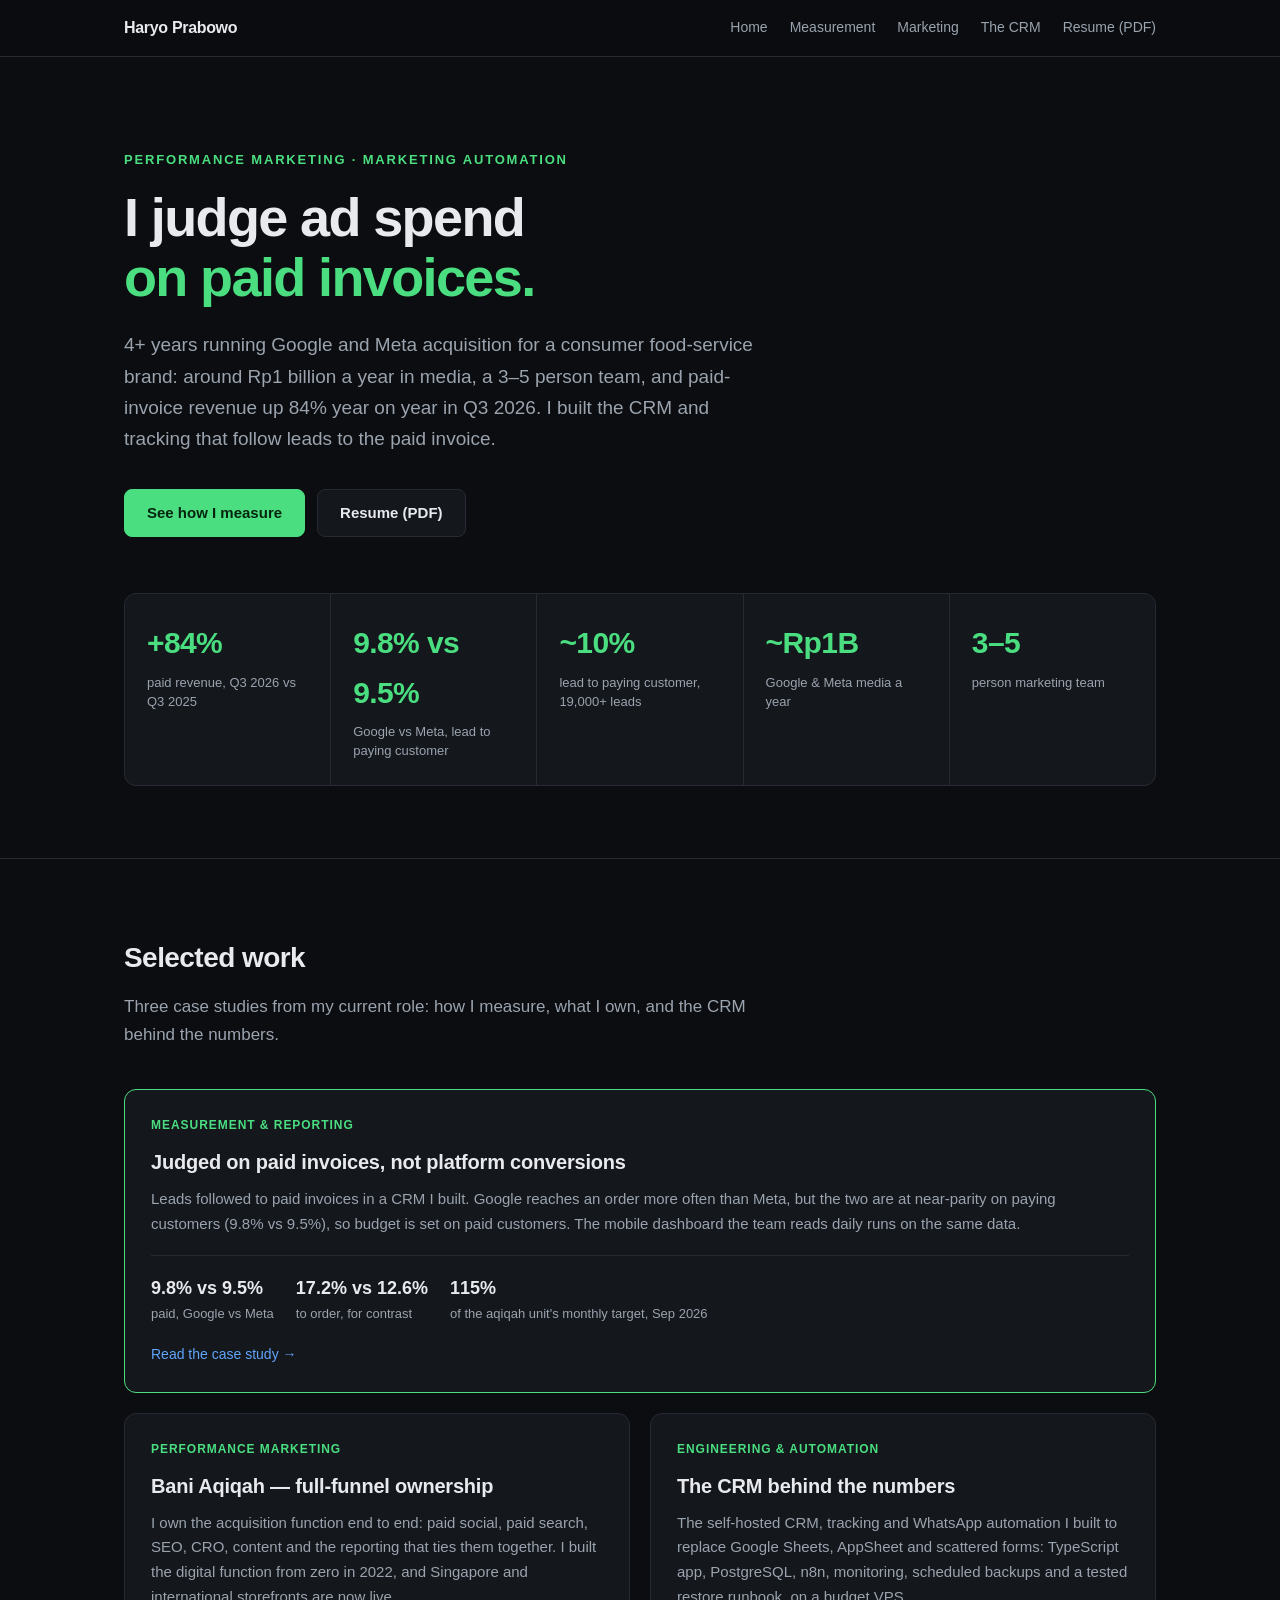
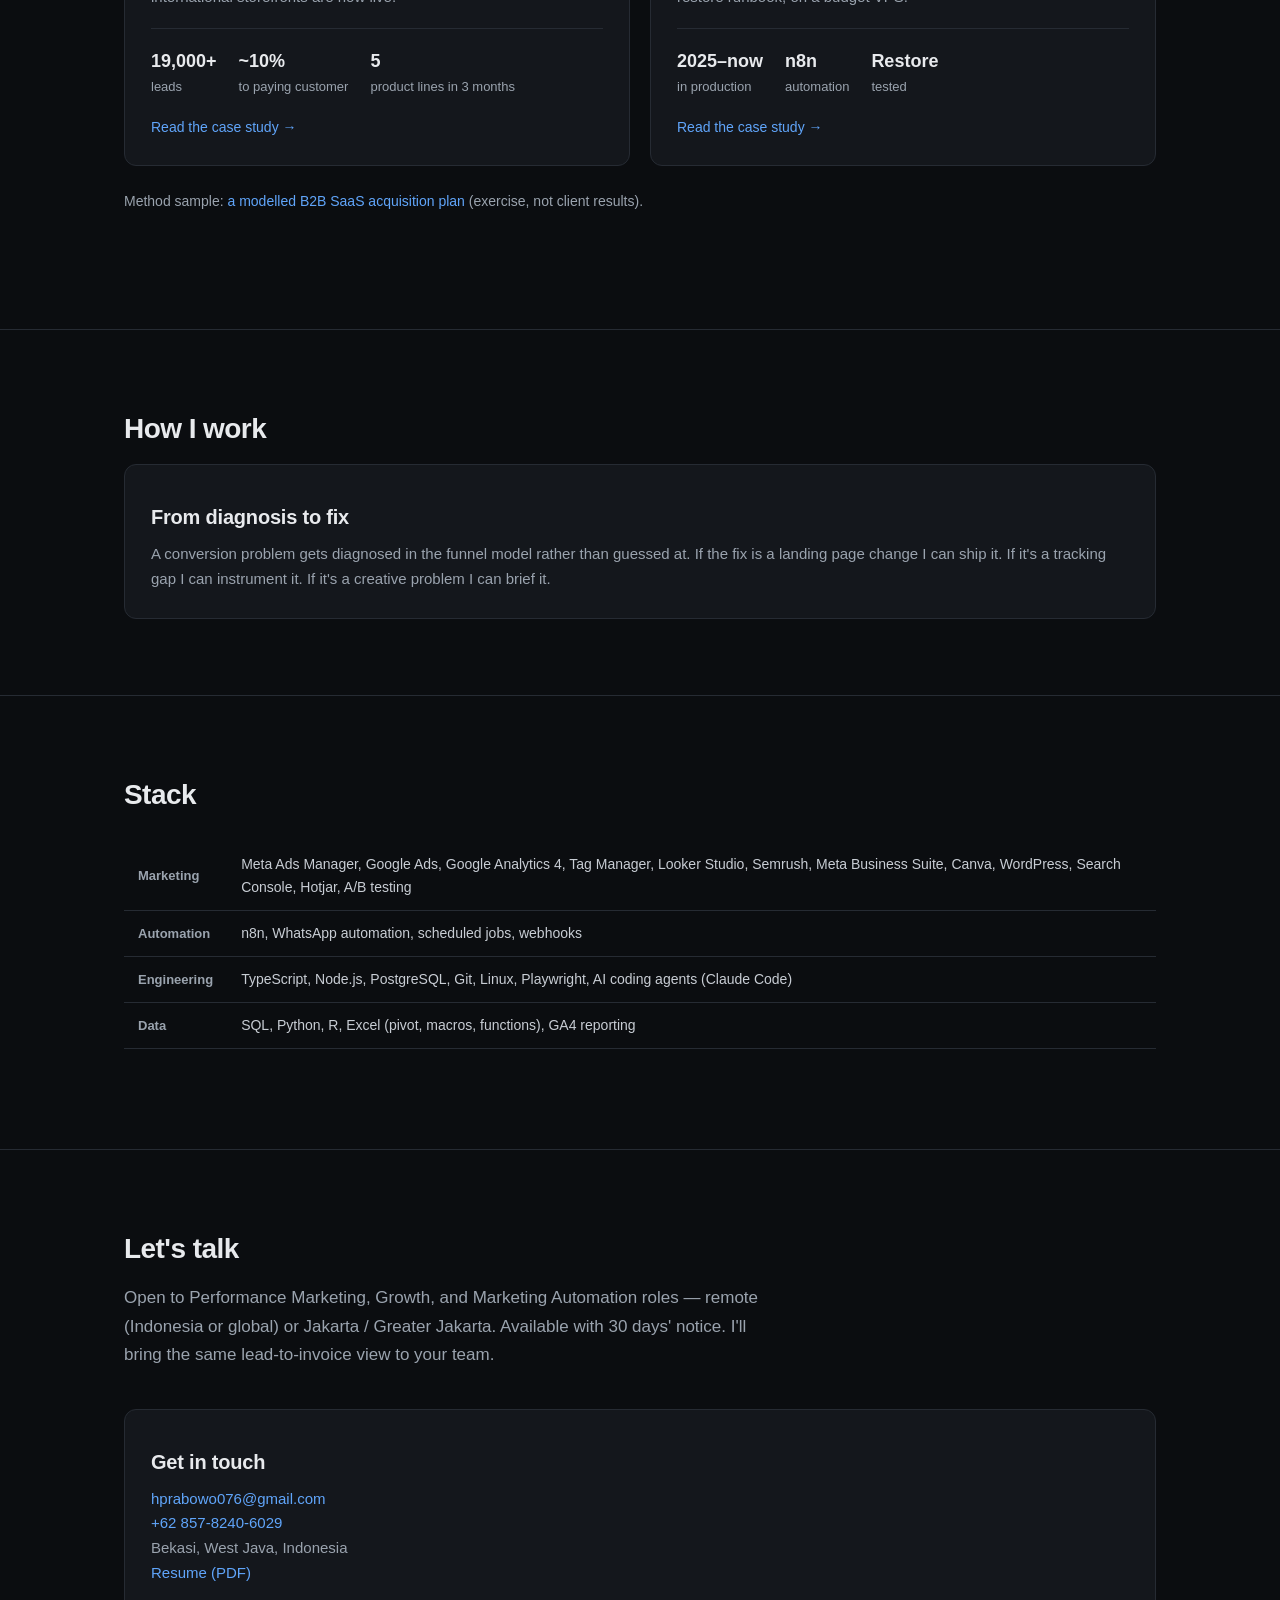
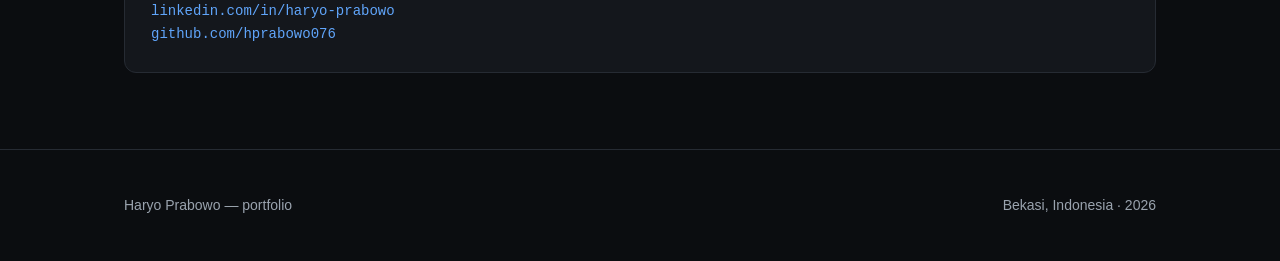
<file: index.html>
<!DOCTYPE html>
<html lang="en">
<head>
<meta charset="utf-8">
<meta name="viewport" content="width=device-width, initial-scale=1">
<title>Haryo Prabowo — I judge ad spend on paid invoices</title>
<meta name="description" content="Performance marketing manager (4+ years) running Google and Meta for a consumer food-service brand in Indonesia: around Rp1 billion a year in media, a 3–5 person team, paid-invoice revenue up 84% year on year in Q3 2026. I built the CRM and tracking that follow leads to the paid invoice.">
<meta property="og:type" content="website">
<meta property="og:site_name" content="Haryo Prabowo">
<meta property="og:title" content="Haryo Prabowo — I judge ad spend on paid invoices">
<meta property="og:description" content="Around Rp1 billion a year in Google and Meta media, paid-invoice revenue up 84% year on year (Q3 2026), and Google vs Meta leads at near-parity on paying customers (9.8% vs 9.5%). I built the CRM and tracking that follow leads to the paid invoice.">
<meta property="og:url" content="https://hprabowo076.github.io/">
<meta property="og:image" content="https://hprabowo076.github.io/og-cover.png?v=20261016">
<meta property="og:image:width" content="1200">
<meta property="og:image:height" content="630">
<meta name="twitter:card" content="summary_large_image">
<meta name="twitter:title" content="Haryo Prabowo — I judge ad spend on paid invoices">
<meta name="twitter:description" content="Around Rp1 billion a year in Google and Meta media, paid-invoice revenue up 84% year on year (Q3 2026), and Google vs Meta leads at near-parity on paying customers (9.8% vs 9.5%). I built the CRM and tracking that follow leads to the paid invoice.">
<meta name="twitter:image" content="https://hprabowo076.github.io/og-cover.png?v=20261016">
<link rel="icon" href="favicon.svg">
<link rel="stylesheet" href="style.css">
</head>
<body>

<nav><div class="wrap">
  <a class="brand" href="index.html">Haryo Prabowo</a>
  <div class="links">
    <a href="index.html">Home</a>
    <a href="case-measurement.html">Measurement</a>
    <a href="case-marketing.html">Marketing</a>
    <a href="case-infrastructure.html">The CRM</a>
    <a href="resume.pdf">Resume (PDF)</a>
  </div>
</div></nav>

<header class="hero"><div class="wrap">
  <div class="eyebrow">Performance Marketing · Marketing Automation</div>
  <h1>I judge ad spend<br><em>on paid invoices.</em></h1>
  <p class="sub">
    4+ years running Google and Meta acquisition for a consumer food-service brand: around Rp1 billion a year
    in media, a 3&ndash;5 person team, and paid-invoice revenue up 84% year on year in Q3 2026. I built the CRM
    and tracking that follow leads to the paid invoice.
  </p>
  <div class="cta">
    <a class="btn primary" href="case-measurement.html">See how I measure</a>
    <a class="btn" href="resume.pdf">Resume (PDF)</a>
  </div>

  <div class="metrics">
    <div class="metric"><div class="n">+84%</div><div class="l">paid revenue, Q3 2026 vs Q3 2025</div></div>
    <div class="metric"><div class="n">9.8% vs 9.5%</div><div class="l">Google vs Meta, lead to paying customer</div></div>
    <div class="metric"><div class="n">~10%</div><div class="l">lead to paying customer, 19,000+ leads</div></div>
    <div class="metric"><div class="n">~Rp1B</div><div class="l">Google &amp; Meta media a year</div></div>
    <div class="metric"><div class="n">3&ndash;5</div><div class="l">person marketing team</div></div>
  </div>
</div></header>

<section id="work"><div class="wrap">
  <h2>Selected work</h2>
  <p class="section-lede">
    Three case studies from my current role: how I measure, what I own, and the CRM behind the numbers.
  </p>
  <div class="cards two">

    <div class="card" style="border-color:#4ade80; grid-column:1 / -1">
      <div class="tag">Measurement &amp; Reporting</div>
      <h3>Judged on paid invoices, not platform conversions</h3>
      <p>
        Leads followed to paid invoices in a CRM I built. Google reaches an order more often than Meta, but
        the two are at near-parity on paying customers (9.8% vs 9.5%), so budget is set on paid customers.
        The mobile dashboard the team reads daily runs on the same data.
      </p>
      <div class="stats">
        <div><b>9.8% vs 9.5%</b>paid, Google vs Meta</div>
        <div><b>17.2% vs 12.6%</b>to order, for contrast</div>
        <div><b>115%</b>of the aqiqah unit's monthly target, Sep 2026</div>
      </div>
      <a class="more" href="case-measurement.html">Read the case study &rarr;</a>
    </div>

    <div class="card">
      <div class="tag">Performance Marketing</div>
      <h3>Bani Aqiqah — full-funnel ownership</h3>
      <p>
        I own the acquisition function end to end: paid social, paid search, SEO, CRO, content and the
        reporting that ties them together. I built the digital function from zero in 2022, and
        Singapore and international storefronts are now live.
      </p>
      <div class="stats">
        <div><b>19,000+</b>leads</div>
        <div><b>~10%</b>to paying customer</div>
        <div><b>5</b>product lines in 3 months</div>
      </div>
      <a class="more" href="case-marketing.html">Read the case study &rarr;</a>
    </div>

    <div class="card" id="stack">
      <div class="tag">Engineering &amp; Automation</div>
      <h3>The CRM behind the numbers</h3>
      <p>
        The self-hosted CRM, tracking and WhatsApp automation I built to replace Google Sheets, AppSheet and
        scattered forms: TypeScript app, PostgreSQL, n8n, monitoring, scheduled backups and a tested restore
        runbook, on a budget VPS.
      </p>
      <div class="stats">
        <div><b>2025&ndash;now</b>in production</div>
        <div><b>n8n</b>automation</div>
        <div><b>Restore</b>tested</div>
      </div>
      <a class="more" href="case-infrastructure.html">Read the case study &rarr;</a>
    </div>

  </div>
  <p class="section-lede" style="margin-top:24px; font-size:14px">
    Method sample: <a href="case-kantorku.html">a modelled B2B SaaS acquisition plan</a> (exercise, not client results).
  </p>
</div></section>

<section><div class="wrap">
  <h2>How I work</h2>
  <div class="cards">
    <div class="card">
      <h3>From diagnosis to fix</h3>
      <p>
        A conversion problem gets diagnosed in the funnel model rather than guessed at. If the fix
        is a landing page change I can ship it. If it's a tracking gap I can instrument it.
        If it's a creative problem I can brief it.
      </p>
    </div>
  </div>
</div></section>

<section><div class="wrap">
  <h2>Stack</h2>
  <table>
    <tr><th>Marketing</th><td>Meta Ads Manager, Google Ads, Google Analytics 4, Tag Manager, Looker Studio, Semrush, Meta Business Suite, Canva, WordPress, Search Console, Hotjar, A/B testing</td></tr>
    <tr><th>Automation</th><td>n8n, WhatsApp automation, scheduled jobs, webhooks</td></tr>
    <tr><th>Engineering</th><td>TypeScript, Node.js, PostgreSQL, Git, Linux, Playwright, AI coding agents (Claude Code)</td></tr>
    <tr><th>Data</th><td>SQL, Python, R, Excel (pivot, macros, functions), GA4 reporting</td></tr>
  </table>
</div></section>

<section id="contact"><div class="wrap">
  <h2>Let's talk</h2>
  <p class="section-lede">
    Open to Performance Marketing, Growth, and Marketing Automation roles — remote
    (Indonesia or global) or Jakarta / Greater Jakarta. Available with 30 days' notice.
    I'll bring the same lead-to-invoice view to your team.
  </p>
  <div class="cards">
    <div class="card">
      <h3>Get in touch</h3>
      <p>
        <a href="mailto:hprabowo076@gmail.com">hprabowo076@gmail.com</a><br>
        <a href="tel:+6285782406029">+62 857-8240-6029</a><br>
        Bekasi, West Java, Indonesia<br>
        <a href="resume.pdf">Resume (PDF)</a>
      </p>
      <p class="mono" style="margin-top:14px; font-size:14px">
        <a href="https://linkedin.com/in/haryo-prabowo">linkedin.com/in/haryo-prabowo</a><br>
        <a href="https://github.com/hprabowo076">github.com/hprabowo076</a>
      </p>
    </div>
  </div>
</div></section>

<footer><div class="wrap">
  <span>Haryo Prabowo — portfolio</span>
  <span>Bekasi, Indonesia · 2026</span>
</div></footer>

</body>
</html>
</file>
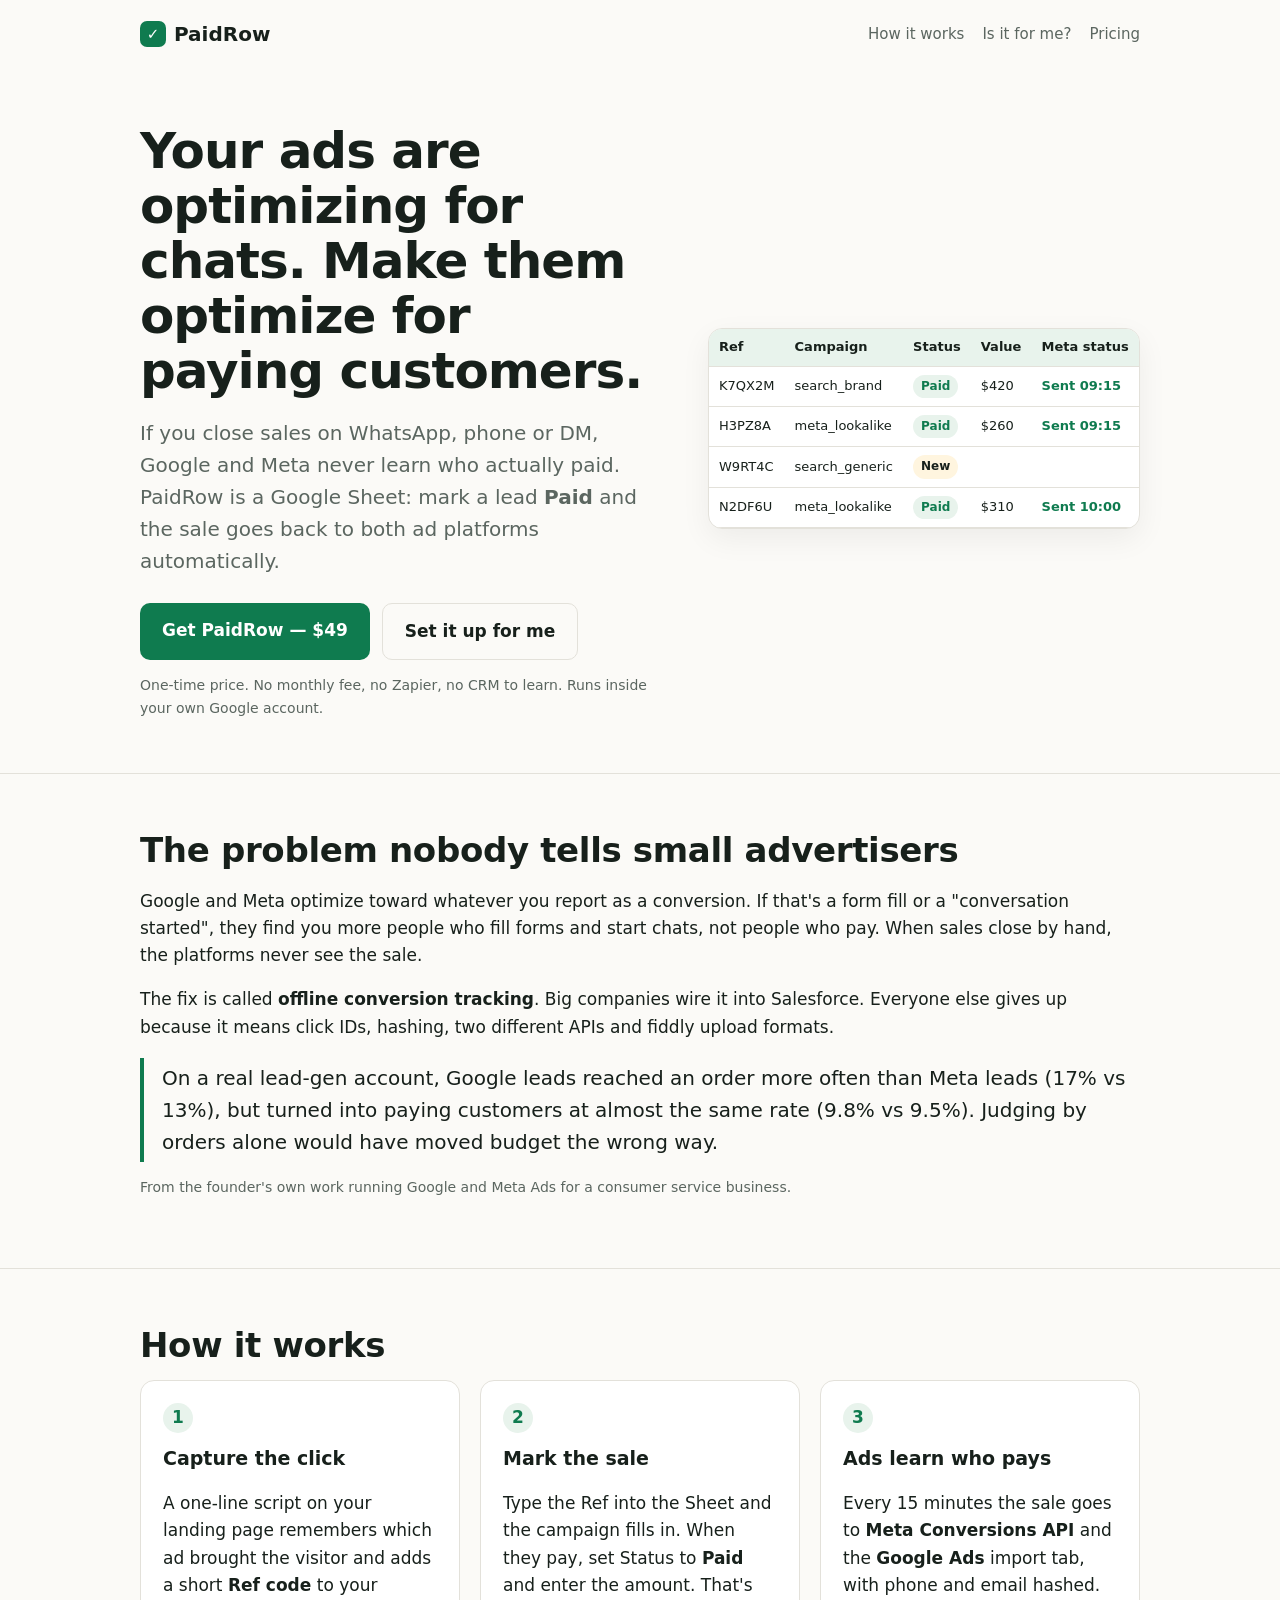
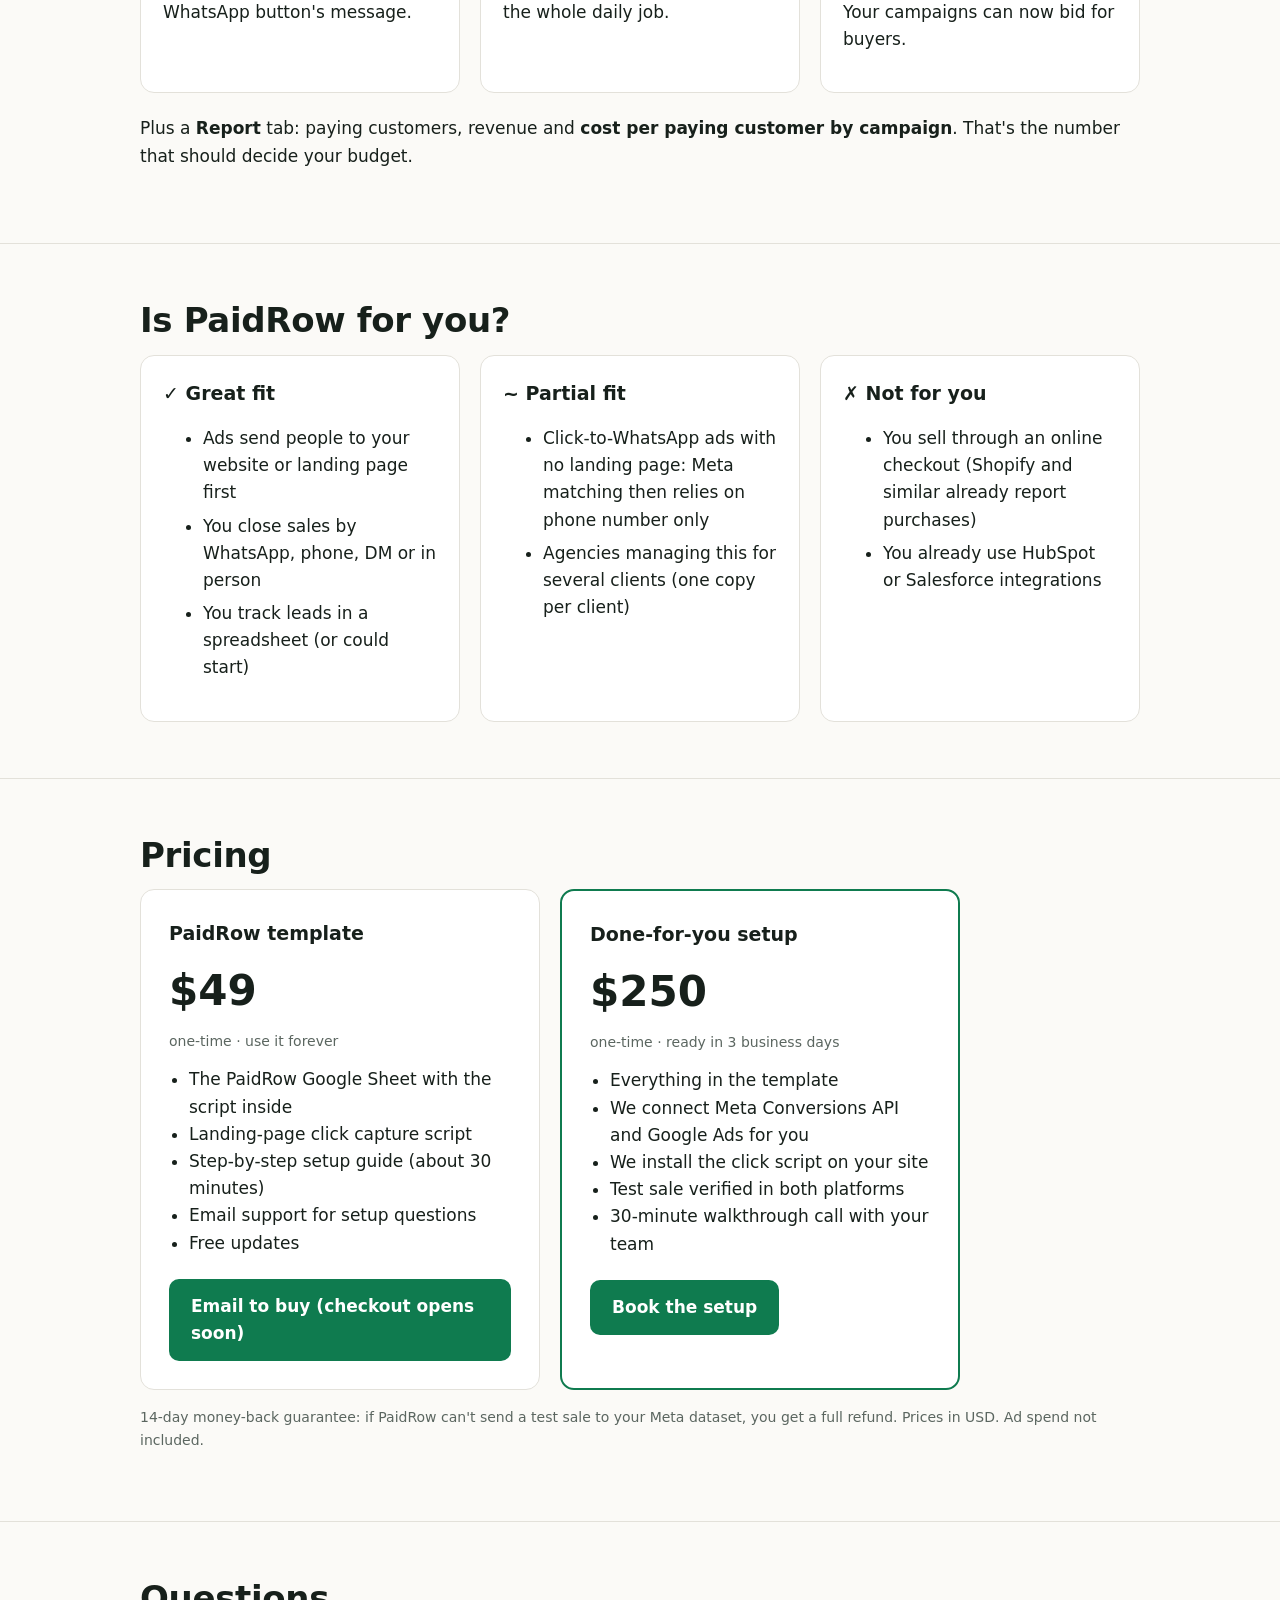
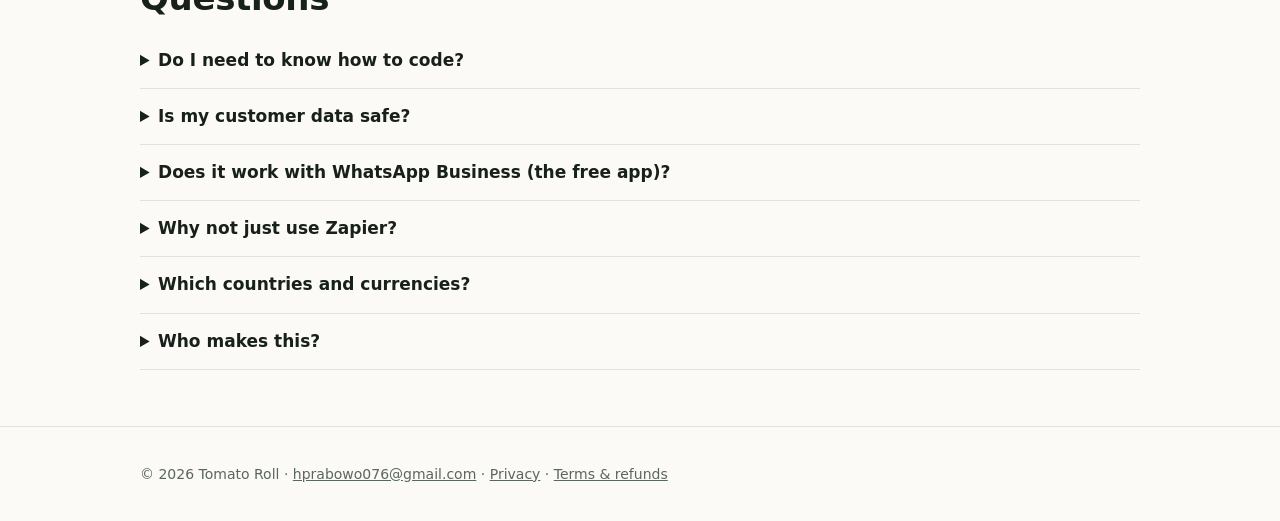
<file: paidrow/index.html>
<!doctype html>
<html lang="en">
<head>
<meta charset="utf-8">
<meta name="viewport" content="width=device-width, initial-scale=1">
<title>PaidRow — send your real sales back to Google & Meta Ads</title>
<meta name="description" content="Mark a lead Paid in Google Sheets and the sale goes to Meta Ads and Google Ads. For businesses that close deals on WhatsApp, phone or DM.">
<meta property="og:title" content="PaidRow — make your ads optimize for paying customers">
<meta property="og:description" content="A Google Sheet that reports your hand-closed sales to Meta and Google Ads. No CRM, no Zapier, no monthly fee.">
<link rel="icon" href="data:image/svg+xml,<svg xmlns='http://www.w3.org/2000/svg' viewBox='0 0 32 32'><rect width='32' height='32' rx='7' fill='%230f7b4f'/><path d='M9 17l5 5 9-11' stroke='white' stroke-width='3.5' fill='none' stroke-linecap='round' stroke-linejoin='round'/></svg>">
<style>
:root{--bg:#fbfaf7;--ink:#17201b;--muted:#5b6660;--line:#e3e1da;--card:#fff;--brand:#0f7b4f;--brand-ink:#fff;--soft:#e8f3ec;--warn:#fff5df}
@media (prefers-color-scheme:dark){:root:not([data-theme="light"]){--bg:#111513;--ink:#e9eeeb;--muted:#a3ada7;--line:#2a312d;--card:#181d1a;--brand:#37b37c;--brand-ink:#08130d;--soft:#16261d;--warn:#2a2414}}
*{box-sizing:border-box}
body{margin:0;background:var(--bg);color:var(--ink);font:17px/1.6 system-ui,-apple-system,"Segoe UI",Roboto,sans-serif}
.wrap{max-width:1040px;margin:0 auto;padding:0 20px}
header.top{display:flex;justify-content:space-between;align-items:center;padding:18px 0}
.logo{font-weight:800;font-size:20px;display:flex;gap:8px;align-items:center;color:var(--ink);text-decoration:none}
.logo i{width:26px;height:26px;border-radius:7px;background:var(--brand);display:inline-grid;place-items:center;color:var(--brand-ink);font-style:normal;font-size:15px}
nav a{color:var(--muted);text-decoration:none;margin-left:18px;font-size:15px}
.hero{padding:56px 0 40px;display:grid;grid-template-columns:1.1fr .9fr;gap:40px;align-items:center}
h1{font-size:clamp(32px,5vw,50px);line-height:1.1;margin:0 0 18px;letter-spacing:-.02em}
h2{font-size:clamp(26px,3.4vw,34px);line-height:1.2;margin:0 0 14px;letter-spacing:-.01em}
.lead{font-size:20px;color:var(--muted);margin:0 0 26px}
.btn{display:inline-block;background:var(--brand);color:var(--brand-ink);padding:14px 22px;border-radius:10px;font-weight:700;text-decoration:none;border:0;cursor:pointer;font-size:17px}
.btn.ghost{background:transparent;color:var(--ink);border:1.5px solid var(--line)}
.btns{display:flex;gap:12px;flex-wrap:wrap}
.small{font-size:14px;color:var(--muted)}
.sheet{background:var(--card);border:1px solid var(--line);border-radius:14px;overflow:hidden;box-shadow:0 10px 30px rgba(0,0,0,.06);font-size:13px}
.sheet table{width:100%;border-collapse:collapse}
.sheet th,.sheet td{padding:8px 10px;border-bottom:1px solid var(--line);text-align:left;white-space:nowrap}
.sheet th{background:var(--soft);font-weight:600}
.pill{display:inline-block;padding:2px 8px;border-radius:99px;font-size:12px;font-weight:600}
.paid{background:var(--soft);color:var(--brand)}
.new{background:var(--warn)}
.sent{color:var(--brand);font-weight:600}
section{padding:56px 0;border-top:1px solid var(--line)}
.grid3{display:grid;grid-template-columns:repeat(3,1fr);gap:20px}
.card{background:var(--card);border:1px solid var(--line);border-radius:14px;padding:22px}
.card h3{margin:0 0 8px;font-size:19px}
.num{width:30px;height:30px;border-radius:50%;background:var(--soft);color:var(--brand);display:grid;place-items:center;font-weight:800;margin-bottom:10px}
.price{display:grid;grid-template-columns:1fr 1fr;gap:20px;max-width:820px}
.price .card{padding:28px}
.amt{font-size:42px;font-weight:800;margin:6px 0}
.price ul{padding-left:20px;margin:14px 0 22px}
.featured{border:2px solid var(--brand)}
.check li{margin:6px 0}
details{border-bottom:1px solid var(--line);padding:14px 0}
summary{cursor:pointer;font-weight:600}
.quote{font-size:20px;border-left:4px solid var(--brand);padding:4px 0 4px 18px;margin:0}
footer{padding:36px 0;color:var(--muted);font-size:14px;border-top:1px solid var(--line)}
@media (max-width:820px){.hero,.grid3,.price{grid-template-columns:1fr}.hero{padding-top:28px}nav a:not(:last-child){display:none}.sheet{overflow-x:auto}}
</style>
</head>
<body>
<div class="wrap">
<header class="top">
  <a class="logo" href="#"><i>✓</i>PaidRow</a>
  <nav><a href="#how">How it works</a><a href="#fit">Is it for me?</a><a href="#pricing">Pricing</a></nav>
</header>

<div class="hero">
  <div>
    <h1>Your ads are optimizing for chats. Make them optimize for paying customers.</h1>
    <p class="lead">If you close sales on WhatsApp, phone or DM, Google and Meta never learn who actually paid. PaidRow is a Google Sheet: mark a lead <b>Paid</b> and the sale goes back to both ad platforms automatically.</p>
    <div class="btns">
      <a class="btn" href="#pricing">Get PaidRow — $49</a>
      <a class="btn ghost" href="#pricing">Set it up for me</a>
    </div>
    <p class="small">One-time price. No monthly fee, no Zapier, no CRM to learn. Runs inside your own Google account.</p>
  </div>
  <div class="sheet" aria-label="Example of the PaidRow Leads tab">
    <table>
      <tr><th>Ref</th><th>Campaign</th><th>Status</th><th>Value</th><th>Meta status</th></tr>
      <tr><td>K7QX2M</td><td>search_brand</td><td><span class="pill paid">Paid</span></td><td>$420</td><td class="sent">Sent 09:15</td></tr>
      <tr><td>H3PZ8A</td><td>meta_lookalike</td><td><span class="pill paid">Paid</span></td><td>$260</td><td class="sent">Sent 09:15</td></tr>
      <tr><td>W9RT4C</td><td>search_generic</td><td><span class="pill new">New</span></td><td></td><td></td></tr>
      <tr><td>N2DF6U</td><td>meta_lookalike</td><td><span class="pill paid">Paid</span></td><td>$310</td><td class="sent">Sent 10:00</td></tr>
    </table>
  </div>
</div>
</div>

<section>
<div class="wrap">
  <h2>The problem nobody tells small advertisers</h2>
  <p>Google and Meta optimize toward whatever you report as a conversion. If that's a form fill or a "conversation started", they find you more people who fill forms and start chats, not people who pay. When sales close by hand, the platforms never see the sale.</p>
  <p>The fix is called <b>offline conversion tracking</b>. Big companies wire it into Salesforce. Everyone else gives up because it means click IDs, hashing, two different APIs and fiddly upload formats.</p>
  <p class="quote">On a real lead-gen account, Google leads reached an order more often than Meta leads (17% vs 13%), but turned into paying customers at almost the same rate (9.8% vs 9.5%). Judging by orders alone would have moved budget the wrong way.</p>
  <p class="small">From the founder's own work running Google and Meta Ads for a consumer service business.</p>
</div>
</section>

<section id="how">
<div class="wrap">
  <h2>How it works</h2>
  <div class="grid3">
    <div class="card"><div class="num">1</div><h3>Capture the click</h3><p>A one-line script on your landing page remembers which ad brought the visitor and adds a short <b>Ref code</b> to your WhatsApp button's message.</p></div>
    <div class="card"><div class="num">2</div><h3>Mark the sale</h3><p>Type the Ref into the Sheet and the campaign fills in. When they pay, set Status to <b>Paid</b> and enter the amount. That's the whole daily job.</p></div>
    <div class="card"><div class="num">3</div><h3>Ads learn who pays</h3><p>Every 15 minutes the sale goes to <b>Meta Conversions API</b> and the <b>Google Ads</b> import tab, with phone and email hashed. Your campaigns can now bid for buyers.</p></div>
  </div>
  <p style="margin-top:22px">Plus a <b>Report</b> tab: paying customers, revenue and <b>cost per paying customer by campaign</b>. That's the number that should decide your budget.</p>
</div>
</section>

<section id="fit">
<div class="wrap">
  <h2>Is PaidRow for you?</h2>
  <div class="grid3">
    <div class="card"><h3>✓ Great fit</h3><ul class="check"><li>Ads send people to your website or landing page first</li><li>You close sales by WhatsApp, phone, DM or in person</li><li>You track leads in a spreadsheet (or could start)</li></ul></div>
    <div class="card"><h3>~ Partial fit</h3><ul class="check"><li>Click-to-WhatsApp ads with no landing page: Meta matching then relies on phone number only</li><li>Agencies managing this for several clients (one copy per client)</li></ul></div>
    <div class="card"><h3>✗ Not for you</h3><ul class="check"><li>You sell through an online checkout (Shopify and similar already report purchases)</li><li>You already use HubSpot or Salesforce integrations</li></ul></div>
  </div>
</div>
</section>

<section id="pricing">
<div class="wrap">
  <h2>Pricing</h2>
  <div class="price">
    <div class="card">
      <h3>PaidRow template</h3>
      <div class="amt">$49</div>
      <div class="small">one-time · use it forever</div>
      <ul>
        <li>The PaidRow Google Sheet with the script inside</li>
        <li>Landing-page click capture script</li>
        <li>Step-by-step setup guide (about 30 minutes)</li>
        <li>Email support for setup questions</li>
        <li>Free updates</li>
      </ul>
      <a class="btn" href="mailto:hprabowo076@gmail.com?subject=PaidRow%20template">Email to buy (checkout opens soon)</a>
    </div>
    <div class="card featured">
      <h3>Done-for-you setup</h3>
      <div class="amt">$250</div>
      <div class="small">one-time · ready in 3 business days</div>
      <ul>
        <li>Everything in the template</li>
        <li>We connect Meta Conversions API and Google Ads for you</li>
        <li>We install the click script on your site</li>
        <li>Test sale verified in both platforms</li>
        <li>30-minute walkthrough call with your team</li>
      </ul>
      <a class="btn" href="https://www.fiverr.com/ryo_hp/set-up-and-optimize-google-ads-and-meta-ads-with-conversion-tracking">Book the setup</a>
    </div>
  </div>
  <p class="small" style="margin-top:16px">14-day money-back guarantee: if PaidRow can't send a test sale to your Meta dataset, you get a full refund. Prices in USD. Ad spend not included.</p>
</div>
</section>

<section>
<div class="wrap">
  <h2>Questions</h2>
  <details><summary>Do I need to know how to code?</summary><p>No. You copy a Sheet, click a menu item, paste two IDs and one line on your website. The guide shows every click. If you'd rather not, pick the done-for-you setup.</p></details>
  <details><summary>Is my customer data safe?</summary><p>It never leaves your Google account except to go to Meta and Google, hashed with SHA-256 as both platforms require. PaidRow has no server, and we never see your data.</p></details>
  <details><summary>Does it work with WhatsApp Business (the free app)?</summary><p>Yes. The click script adds a Ref code to the message customers send you, and you type it into the Sheet. You don't need the WhatsApp Business API.</p></details>
  <details><summary>Why not just use Zapier?</summary><p>You can, but you'd pay monthly, build the hashing and formatting yourself, and still have no cost-per-paying-customer report. PaidRow is one price, done.</p></details>
  <details><summary>Which countries and currencies?</summary><p>Any. You set your currency and calling code once in Settings.</p></details>
  <details><summary>Who makes this?</summary><p>PaidRow is made by Tomato Roll, a small performance-marketing studio. The founder has run Google and Meta Ads for a lead-gen business for 4+ years and built this to judge spend on paid invoices, not chats.</p></details>
</div>
</section>

<footer>
<div class="wrap">© 2026 Tomato Roll · <a href="mailto:hprabowo076@gmail.com" style="color:inherit">hprabowo076@gmail.com</a> · <a href="privacy.html" style="color:inherit">Privacy</a> · <a href="terms.html" style="color:inherit">Terms & refunds</a></div>
</footer>
</body>
</html>
</file>
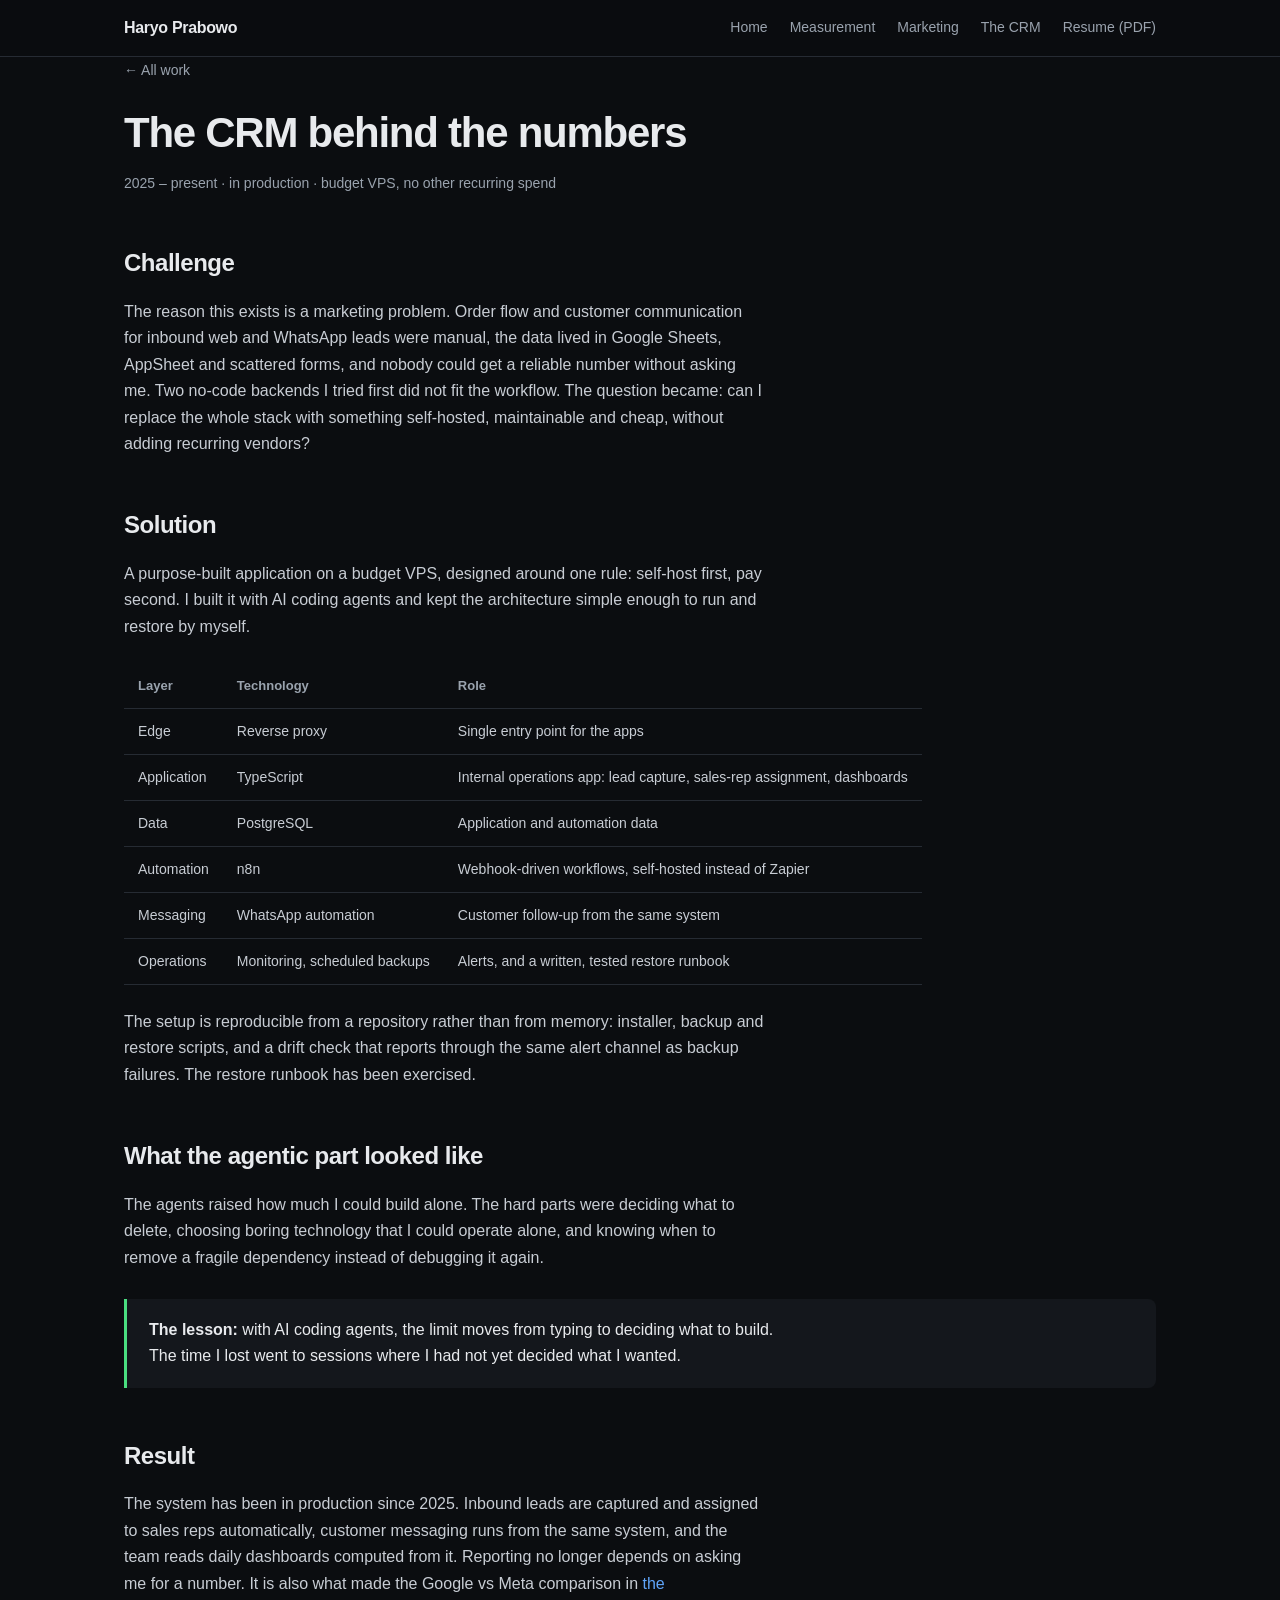
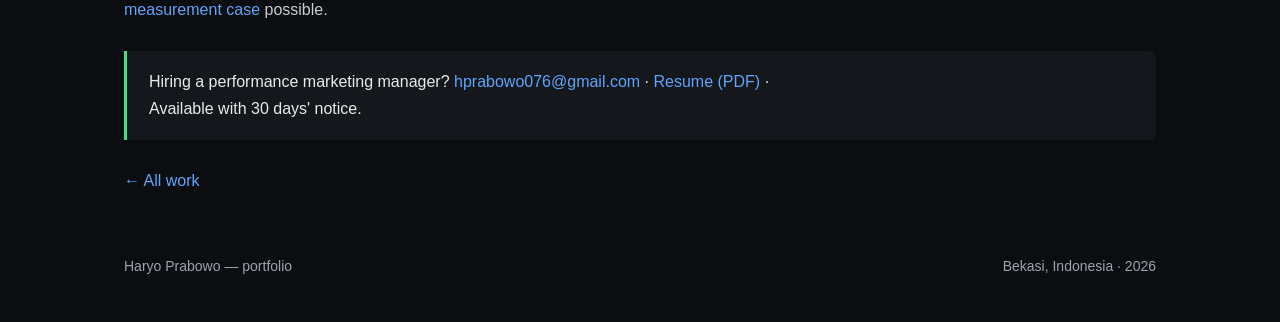
<file: case-infrastructure.html>
<!DOCTYPE html>
<html lang="en">
<head>
<meta charset="utf-8">
<meta name="viewport" content="width=device-width, initial-scale=1">
<title>The CRM behind the numbers — Haryo Prabowo</title>
<meta name="description" content="The CRM, tracking and WhatsApp automation I built to follow leads to paid invoices: a self-hosted stack on a budget VPS (TypeScript app, PostgreSQL, n8n) that replaced Google Sheets and AppSheet, with scheduled backups and a tested restore runbook.">
<meta property="og:type" content="website">
<meta property="og:site_name" content="Haryo Prabowo">
<meta property="og:title" content="The CRM behind the numbers — Haryo Prabowo">
<meta property="og:description" content="The self-hosted CRM and automation behind my paid-invoice reporting: TypeScript, PostgreSQL, n8n and WhatsApp automation on a budget VPS, built with AI coding agents.">
<meta property="og:url" content="https://hprabowo076.github.io/case-infrastructure.html">
<meta property="og:image" content="https://hprabowo076.github.io/og-cover.png?v=20261016">
<meta property="og:image:width" content="1200">
<meta property="og:image:height" content="630">
<meta name="twitter:card" content="summary_large_image">
<meta name="twitter:title" content="The CRM behind the numbers — Haryo Prabowo">
<meta name="twitter:description" content="The self-hosted CRM and automation behind my paid-invoice reporting: TypeScript, PostgreSQL, n8n and WhatsApp automation on a budget VPS, built with AI coding agents.">
<meta name="twitter:image" content="https://hprabowo076.github.io/og-cover.png?v=20261016">
<link rel="icon" href="favicon.svg">
<link rel="stylesheet" href="style.css">
</head>
<body>

<nav><div class="wrap">
  <a class="brand" href="index.html">Haryo Prabowo</a>
  <div class="links">
    <a href="index.html">Home</a>
    <a href="case-measurement.html">Measurement</a>
    <a href="case-marketing.html">Marketing</a>
    <a href="case-infrastructure.html">The CRM</a>
    <a href="resume.pdf">Resume (PDF)</a>
  </div>
</div></nav>

<article><div class="wrap">
  <a class="back" href="index.html">&larr; All work</a>
  <h1>The CRM behind the numbers</h1>
  <p class="meta">
    2025 &ndash; present &middot; in production &middot; budget VPS, no other recurring spend
  </p>

  <h2>Challenge</h2>
  <p>
    The reason this exists is a marketing problem. Order flow and customer communication for inbound web
    and WhatsApp leads were manual, the data lived in Google Sheets, AppSheet and scattered forms, and
    nobody could get a reliable number without asking me. Two no-code backends I tried first did not fit the
    workflow. The question became: can I replace the whole stack with something self-hosted, maintainable
    and cheap, without adding recurring vendors?
  </p>

  <h2>Solution</h2>
  <p>
    A purpose-built application on a budget VPS, designed around one rule: self-host first, pay second.
    I built it with AI coding agents and kept the architecture simple enough to run and restore by myself.
  </p>
  <table>
    <tr><th>Layer</th><th>Technology</th><th>Role</th></tr>
    <tr><td>Edge</td><td>Reverse proxy</td><td>Single entry point for the apps</td></tr>
    <tr><td>Application</td><td>TypeScript</td><td>Internal operations app: lead capture, sales-rep assignment, dashboards</td></tr>
    <tr><td>Data</td><td>PostgreSQL</td><td>Application and automation data</td></tr>
    <tr><td>Automation</td><td>n8n</td><td>Webhook-driven workflows, self-hosted instead of Zapier</td></tr>
    <tr><td>Messaging</td><td>WhatsApp automation</td><td>Customer follow-up from the same system</td></tr>
    <tr><td>Operations</td><td>Monitoring, scheduled backups</td><td>Alerts, and a written, tested restore runbook</td></tr>
  </table>
  <p>
    The setup is reproducible from a repository rather than from memory: installer, backup and restore
    scripts, and a drift check that reports through the same alert channel as backup failures. The
    restore runbook has been exercised.
  </p>

  <h2>What the agentic part looked like</h2>
  <p>
    The agents raised how much I could build alone. The hard parts were
    deciding what to delete, choosing boring technology that I could operate alone,
    and knowing when to remove a fragile dependency instead of debugging it again.
  </p>
  <div class="callout">
    <p>
      <b>The lesson:</b> with AI coding agents, the limit moves from typing to deciding what to build. The time I lost went to sessions where I had not yet decided what I wanted.</p>
  </div>

  <h2>Result</h2>
  <p>
    The system has been in production since 2025. Inbound leads are captured and assigned to sales reps
    automatically, customer messaging runs from the same system, and the team reads daily dashboards
    computed from it. Reporting no longer depends on asking me for a number. It is also what made the Google vs Meta comparison in <a href="case-measurement.html">the measurement case</a> possible.
  </p>

  <div class="callout">
    <p>
      Hiring a performance marketing manager?
      <a href="mailto:hprabowo076@gmail.com">hprabowo076@gmail.com</a> &middot;
      <a href="resume.pdf">Resume (PDF)</a> &middot; Available with 30 days' notice.
    </p>
  </div>
  <p><a href="index.html">&larr; All work</a></p>
</div></article>

<footer><div class="wrap">
  <span>Haryo Prabowo — portfolio</span>
  <span>Bekasi, Indonesia · 2026</span>
</div></footer>

</body>
</html>
</file>
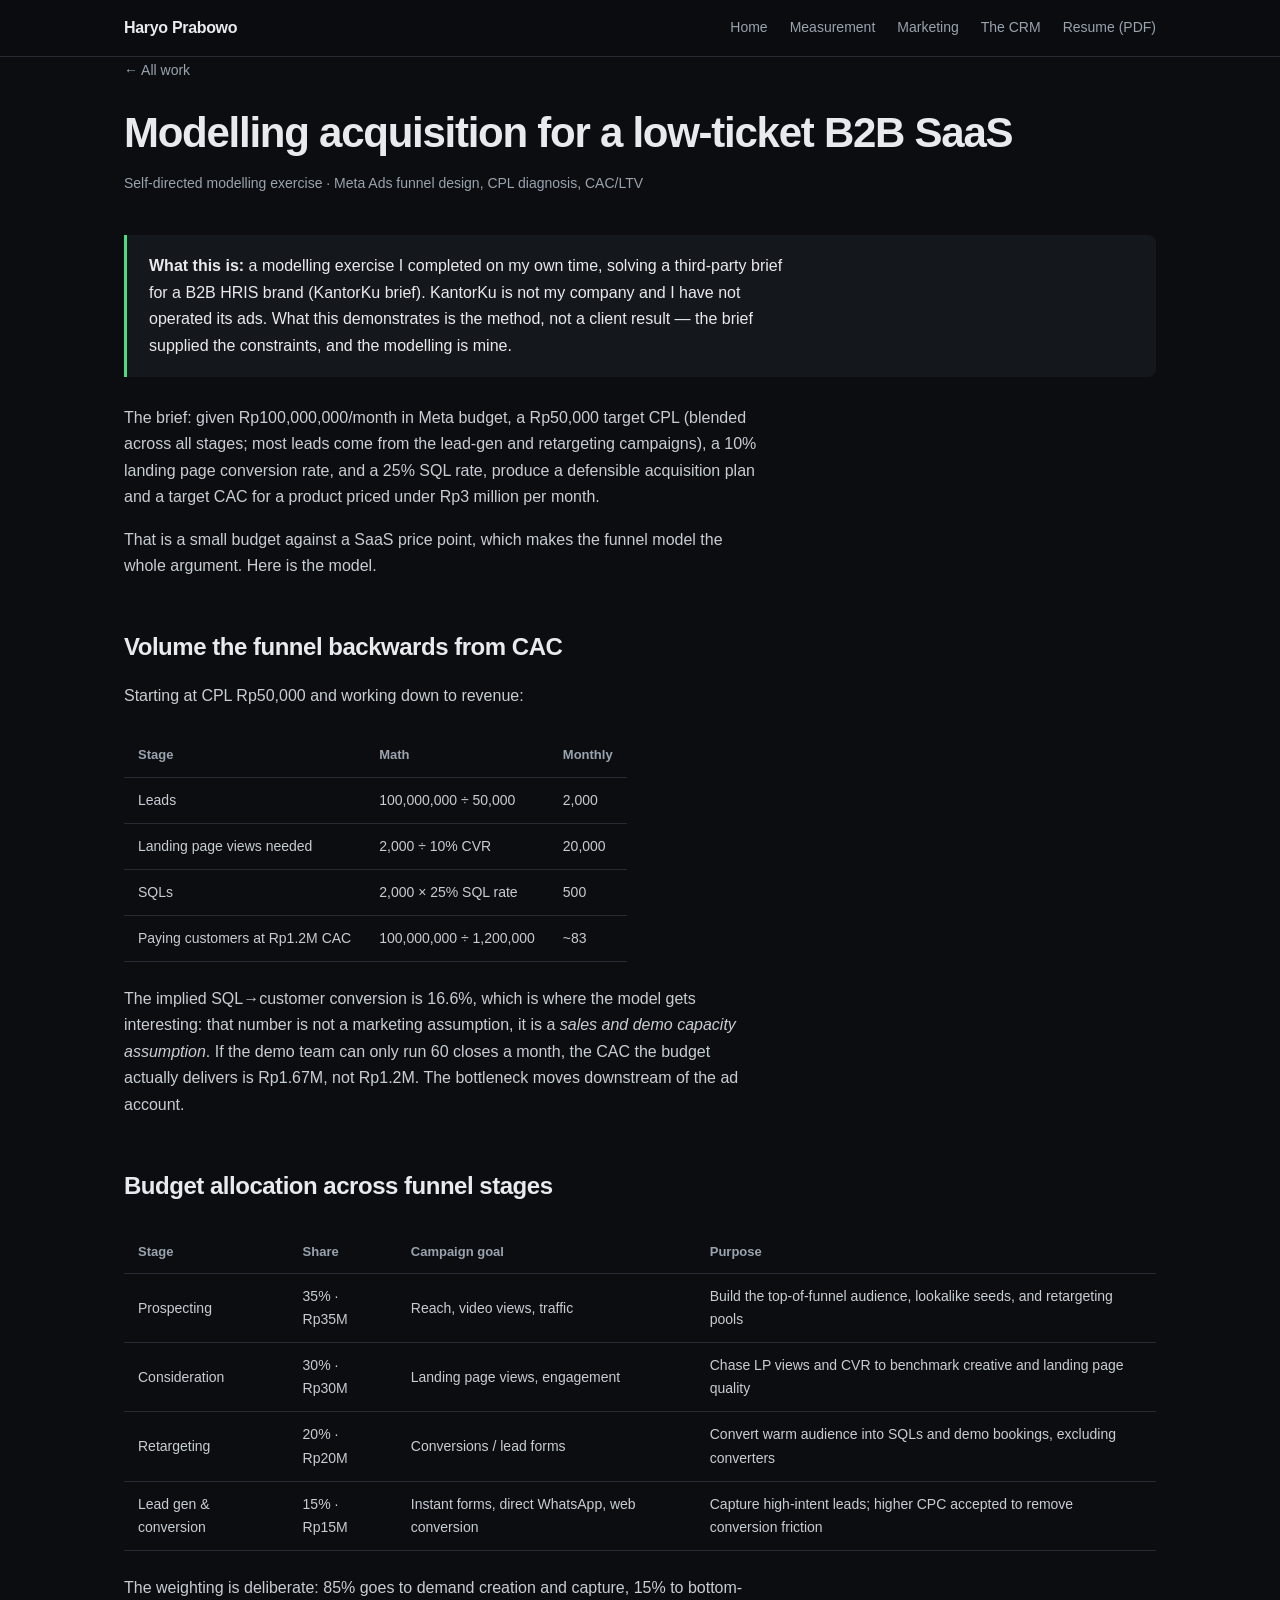
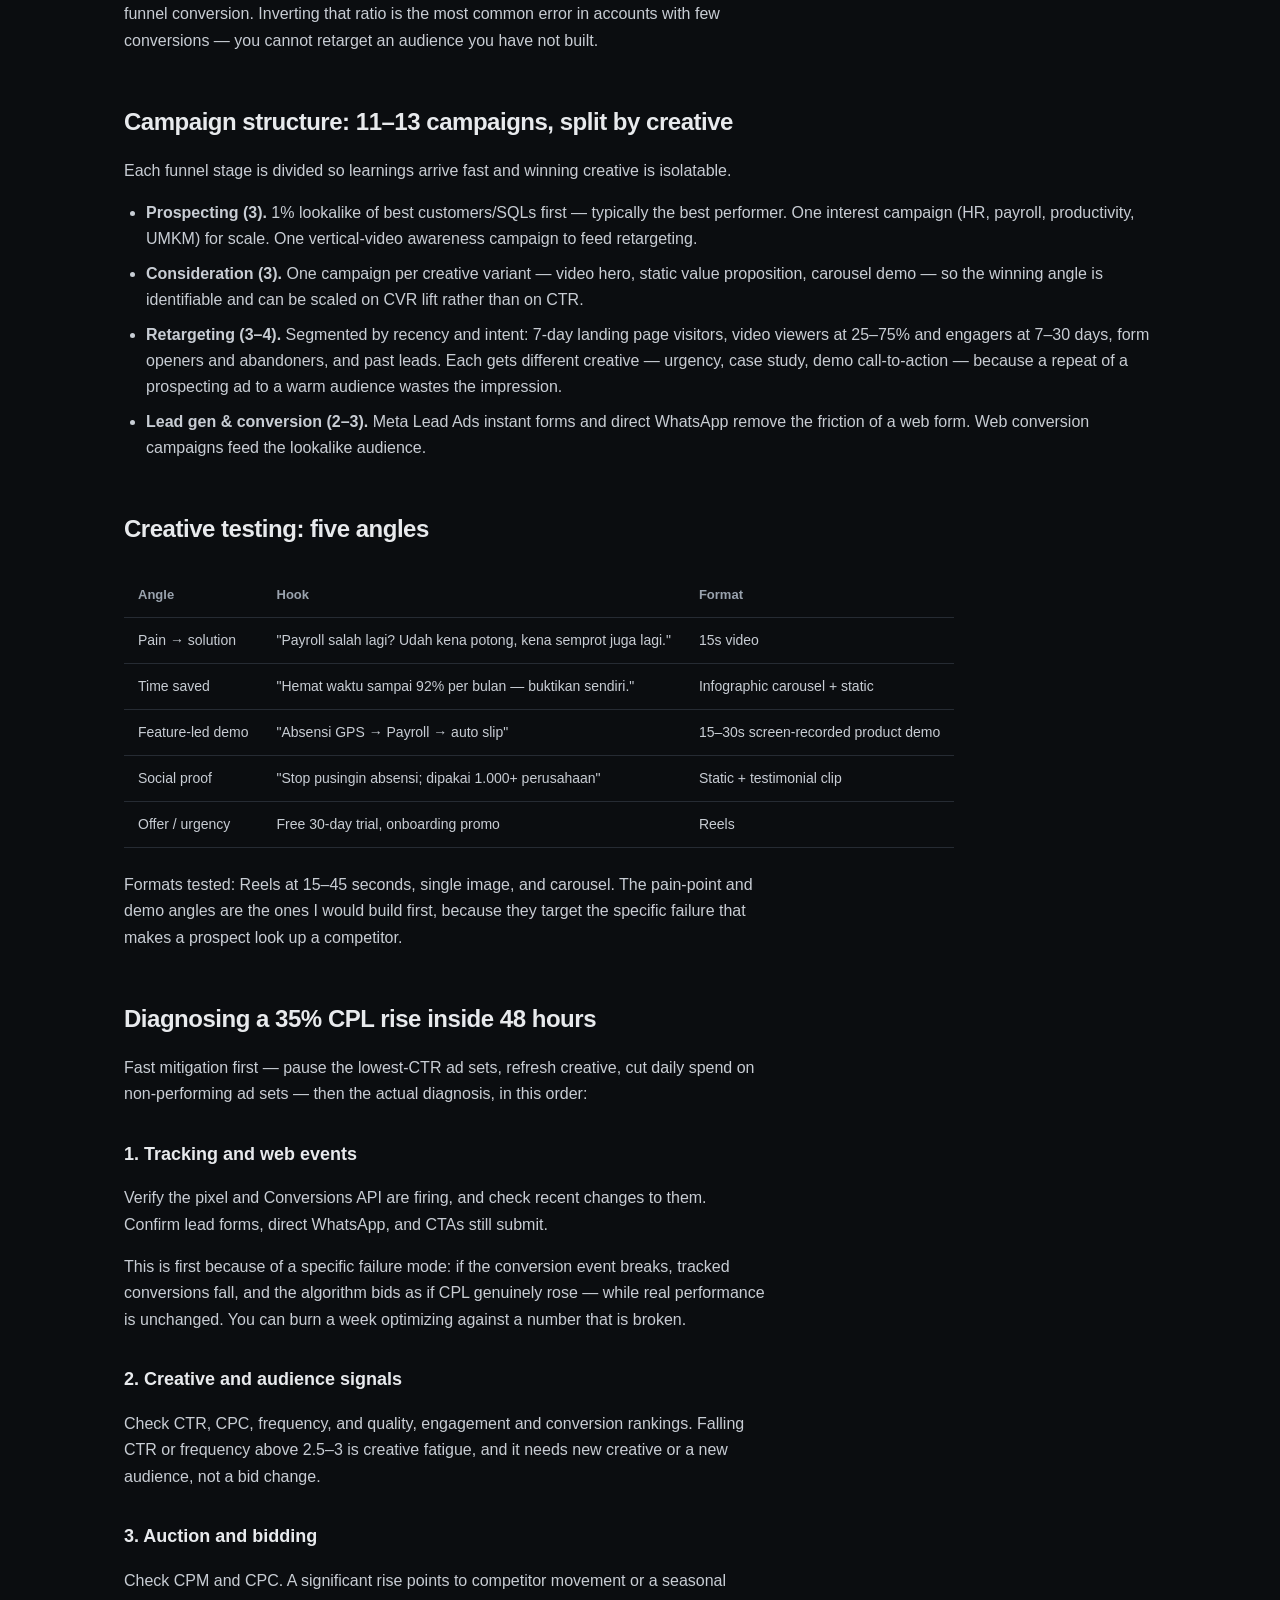
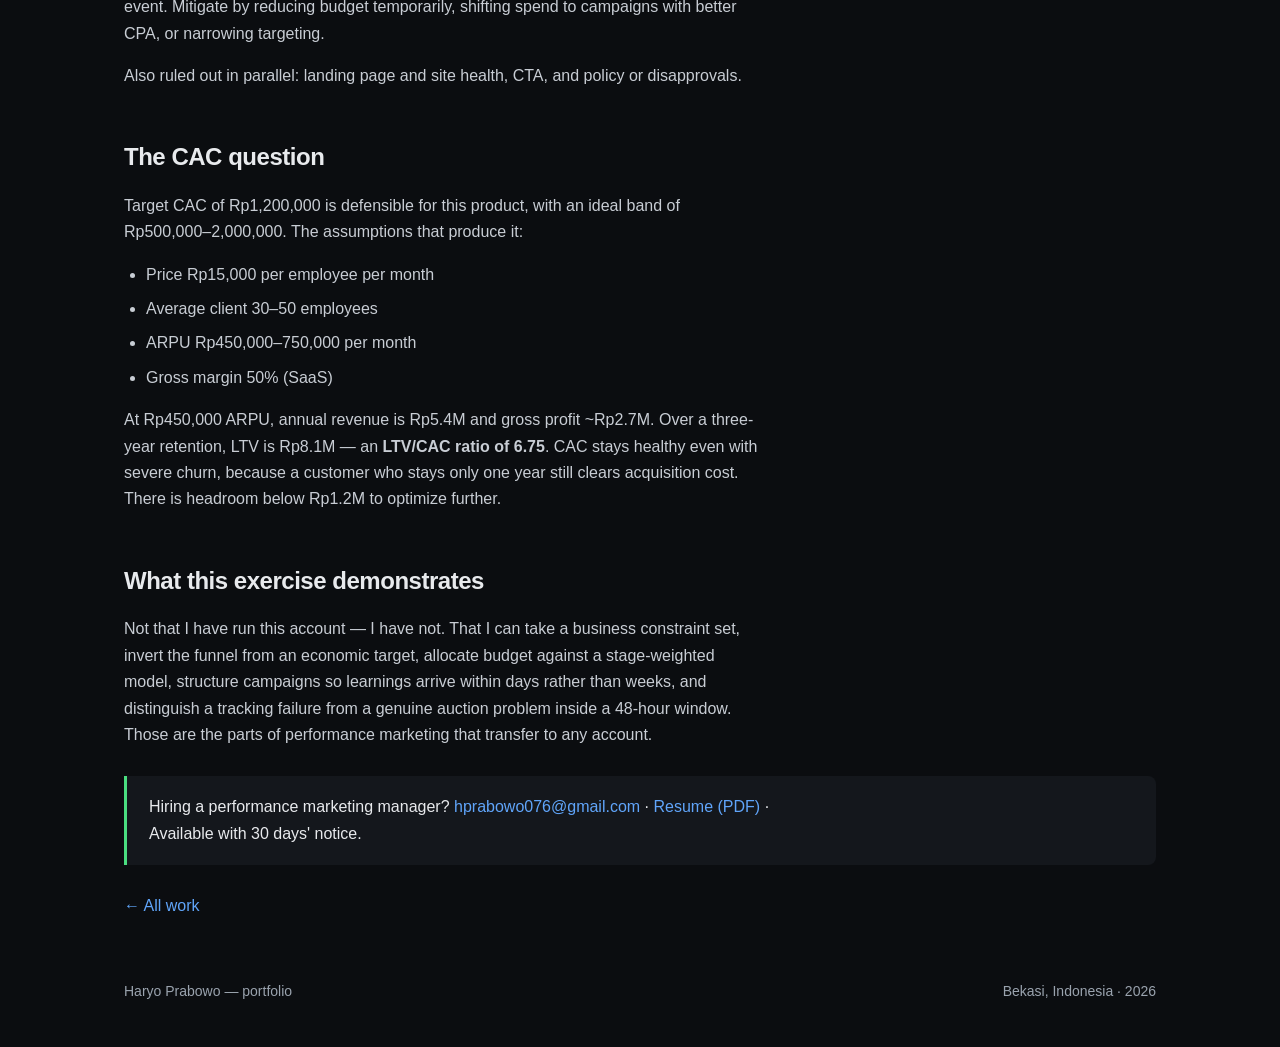
<file: case-kantorku.html>
<!DOCTYPE html>
<html lang="en">
<head>
<meta charset="utf-8">
<meta name="viewport" content="width=device-width, initial-scale=1">
<title>Modelling acquisition for a low-ticket B2B SaaS — Haryo Prabowo</title>
<meta name="description" content="A self-directed acquisition modelling exercise: Meta Ads budget allocation across funnel stages, campaign structure, CPL spike diagnosis, and a modelled CAC and LTV for a low-ticket B2B SaaS (exercise, not client results).">
<meta property="og:type" content="website">
<meta property="og:site_name" content="Haryo Prabowo">
<meta property="og:title" content="Modelling acquisition for a low-ticket B2B SaaS — Haryo Prabowo">
<meta property="og:description" content="Funnel budget allocation, campaign structure, a 48-hour CPL diagnosis path, and a modelled target CAC with a modelled LTV/CAC of 6.75 (exercise, not client results).">
<meta property="og:url" content="https://hprabowo076.github.io/case-kantorku.html">
<meta property="og:image" content="https://hprabowo076.github.io/og-cover.png?v=20261016">
<meta property="og:image:width" content="1200">
<meta property="og:image:height" content="630">
<meta name="twitter:card" content="summary_large_image">
<meta name="twitter:title" content="Modelling acquisition for a low-ticket B2B SaaS — Haryo Prabowo">
<meta name="twitter:description" content="Funnel budget allocation, campaign structure, a 48-hour CPL diagnosis path, and a modelled target CAC with a modelled LTV/CAC of 6.75 (exercise, not client results).">
<meta name="twitter:image" content="https://hprabowo076.github.io/og-cover.png?v=20261016">
<link rel="icon" href="favicon.svg">
<link rel="stylesheet" href="style.css">
</head>
<body>

<nav><div class="wrap">
  <a class="brand" href="index.html">Haryo Prabowo</a>
  <div class="links">
    <a href="index.html">Home</a>
    <a href="case-measurement.html">Measurement</a>
    <a href="case-marketing.html">Marketing</a>
    <a href="case-infrastructure.html">The CRM</a>
    <a href="resume.pdf">Resume (PDF)</a>
  </div>
</div></nav>

<article><div class="wrap">
  <a class="back" href="index.html">&larr; All work</a>
  <h1>Modelling acquisition for a low-ticket B2B SaaS</h1>
  <p class="meta">Self-directed modelling exercise &middot; Meta Ads funnel design, CPL diagnosis, CAC/LTV</p>

  <div class="callout">
    <p>
      <b>What this is:</b> a modelling exercise I completed on my own time, solving a third-party
      brief for a B2B HRIS brand (KantorKu brief). KantorKu is not my company and I have not operated its ads.
      What this demonstrates is the method, not a client result — the brief supplied the
      constraints, and the modelling is mine.
    </p>
  </div>

  <p>
    The brief: given Rp100,000,000/month in Meta budget, a Rp50,000 target CPL (blended across all stages; most leads come from the lead-gen and retargeting campaigns), a 10% landing page
    conversion rate, and a 25% SQL rate, produce a defensible acquisition plan and a target CAC for
    a product priced under Rp3 million per month.
  </p>
  <p>
    That is a small budget against a SaaS price point, which makes the funnel model the whole
    argument. Here is the model.
  </p>

  <h2>Volume the funnel backwards from CAC</h2>
  <p>Starting at CPL Rp50,000 and working down to revenue:</p>
  <table>
    <tr><th>Stage</th><th>Math</th><th>Monthly</th></tr>
    <tr><td>Leads</td><td>100,000,000 &divide; 50,000</td><td>2,000</td></tr>
    <tr><td>Landing page views needed</td><td>2,000 &divide; 10% CVR</td><td>20,000</td></tr>
    <tr><td>SQLs</td><td>2,000 &times; 25% SQL rate</td><td>500</td></tr>
    <tr><td>Paying customers at Rp1.2M CAC</td><td>100,000,000 &divide; 1,200,000</td><td>~83</td></tr>
  </table>
  <p>
    The implied SQL&rarr;customer conversion is 16.6%, which is where the model gets interesting:
    that number is not a marketing assumption, it is a <em>sales and demo capacity assumption</em>.
    If the demo team can only run 60 closes a month, the CAC the budget actually delivers is
    Rp1.67M, not Rp1.2M. The bottleneck moves downstream of the ad account.
  </p>

  <h2>Budget allocation across funnel stages</h2>
  <table>
    <tr><th>Stage</th><th>Share</th><th>Campaign goal</th><th>Purpose</th></tr>
    <tr><td>Prospecting</td><td>35% &middot; Rp35M</td><td>Reach, video views, traffic</td><td>Build the top-of-funnel audience, lookalike seeds, and retargeting pools</td></tr>
    <tr><td>Consideration</td><td>30% &middot; Rp30M</td><td>Landing page views, engagement</td><td>Chase LP views and CVR to benchmark creative and landing page quality</td></tr>
    <tr><td>Retargeting</td><td>20% &middot; Rp20M</td><td>Conversions / lead forms</td><td>Convert warm audience into SQLs and demo bookings, excluding converters</td></tr>
    <tr><td>Lead gen &amp; conversion</td><td>15% &middot; Rp15M</td><td>Instant forms, direct WhatsApp, web conversion</td><td>Capture high-intent leads; higher CPC accepted to remove conversion friction</td></tr>
  </table>
  <p>
    The weighting is deliberate: 85% goes to demand creation and capture, 15% to bottom-funnel
    conversion. Inverting that ratio is the most common error in accounts with few conversions — you
    cannot retarget an audience you have not built.
  </p>

  <h2>Campaign structure: 11&ndash;13 campaigns, split by creative</h2>
  <p>Each funnel stage is divided so learnings arrive fast and winning creative is isolatable.</p>
  <ul>
    <li><b>Prospecting (3).</b> 1% lookalike of best customers/SQLs first &mdash; typically the best performer. One interest campaign (HR, payroll, productivity, UMKM) for scale. One vertical-video awareness campaign to feed retargeting.</li>
    <li><b>Consideration (3).</b> One campaign per creative variant &mdash; video hero, static value proposition, carousel demo &mdash; so the winning angle is identifiable and can be scaled on CVR lift rather than on CTR.</li>
    <li><b>Retargeting (3&ndash;4).</b> Segmented by recency and intent: 7-day landing page visitors, video viewers at 25&ndash;75% and engagers at 7&ndash;30 days, form openers and abandoners, and past leads. Each gets different creative &mdash; urgency, case study, demo call-to-action &mdash; because a repeat of a prospecting ad to a warm audience wastes the impression.</li>
    <li><b>Lead gen &amp; conversion (2&ndash;3).</b> Meta Lead Ads instant forms and direct WhatsApp remove the friction of a web form. Web conversion campaigns feed the lookalike audience.</li>
  </ul>

  <h2>Creative testing: five angles</h2>
  <table>
    <tr><th>Angle</th><th>Hook</th><th>Format</th></tr>
    <tr><td>Pain &rarr; solution</td><td>"Payroll salah lagi? Udah kena potong, kena semprot juga lagi."</td><td>15s video</td></tr>
    <tr><td>Time saved</td><td>"Hemat waktu sampai 92% per bulan &mdash; buktikan sendiri."</td><td>Infographic carousel + static</td></tr>
    <tr><td>Feature-led demo</td><td>"Absensi GPS &rarr; Payroll &rarr; auto slip"</td><td>15&ndash;30s screen-recorded product demo</td></tr>
    <tr><td>Social proof</td><td>"Stop pusingin absensi; dipakai 1.000+ perusahaan"</td><td>Static + testimonial clip</td></tr>
    <tr><td>Offer / urgency</td><td>Free 30-day trial, onboarding promo</td><td>Reels</td></tr>
  </table>
  <p>
    Formats tested: Reels at 15&ndash;45 seconds, single image, and carousel. The pain-point
    and demo angles are the ones I would build first, because they target the specific failure that
    makes a prospect look up a competitor.
  </p>

  <h2>Diagnosing a 35% CPL rise inside 48 hours</h2>
  <p>
    Fast mitigation
    first &mdash; pause the lowest-CTR ad sets, refresh creative, cut daily spend on non-performing
    ad sets &mdash; then the actual diagnosis, in this order:
  </p>

  <h3>1. Tracking and web events</h3>
  <p>
    Verify the pixel and Conversions API are firing, and check recent changes to them. Confirm
    lead forms, direct WhatsApp, and CTAs still submit.
  </p>
  <p>
    This is first because of a specific failure mode: if the conversion event breaks, tracked
    conversions fall, and the algorithm bids as if CPL genuinely rose &mdash; while real performance
    is unchanged. You can burn a week optimizing against a number that is broken.
  </p>

  <h3>2. Creative and audience signals</h3>
  <p>
    Check CTR, CPC, frequency, and quality, engagement and conversion rankings. Falling CTR or frequency above 2.5&ndash;3 is
    creative fatigue, and it needs new creative or a new audience, not a bid change.
  </p>

  <h3>3. Auction and bidding</h3>
  <p>
    Check CPM and CPC. A significant rise points to competitor movement or a seasonal event. Mitigate
    by reducing budget temporarily, shifting spend to campaigns with better CPA, or narrowing
    targeting.
  </p>
  <p>Also ruled out in parallel: landing page and site health, CTA, and policy or disapprovals.</p>

  <h2>The CAC question</h2>
  <p>
    Target CAC of Rp1,200,000 is defensible for this product, with an ideal band of
    Rp500,000&ndash;2,000,000. The assumptions that produce it:
  </p>
  <ul>
    <li>Price Rp15,000 per employee per month</li>
    <li>Average client 30&ndash;50 employees</li>
    <li>ARPU Rp450,000&ndash;750,000 per month</li>
    <li>Gross margin 50% (SaaS)</li>
  </ul>
  <p>
    At Rp450,000 ARPU, annual revenue is Rp5.4M and gross profit ~Rp2.7M. Over a three-year
    retention, LTV is Rp8.1M &mdash; an <b>LTV/CAC ratio of 6.75</b>. CAC stays healthy even with
    severe churn, because a customer who stays only one year still clears acquisition cost. There is
    headroom below Rp1.2M to optimize further.
  </p>

  <h2>What this exercise demonstrates</h2>
  <p>
    Not that I have run this account &mdash; I have not. That I can take a business constraint set,
    invert the funnel from an economic target, allocate budget against a stage-weighted model,
    structure campaigns so learnings arrive within days rather than weeks, and distinguish a
    tracking failure from a genuine auction problem inside a 48-hour window. Those are the parts
    of performance marketing that transfer to any account.
  </p>

  <div class="callout">
    <p>
      Hiring a performance marketing manager?
      <a href="mailto:hprabowo076@gmail.com">hprabowo076@gmail.com</a> &middot;
      <a href="resume.pdf">Resume (PDF)</a> &middot; Available with 30 days' notice.
    </p>
  </div>
  <p><a href="index.html">&larr; All work</a></p>
</div></article>

<footer><div class="wrap">
  <span>Haryo Prabowo — portfolio</span>
  <span>Bekasi, Indonesia · 2026</span>
</div></footer>

</body>
</html>
</file>
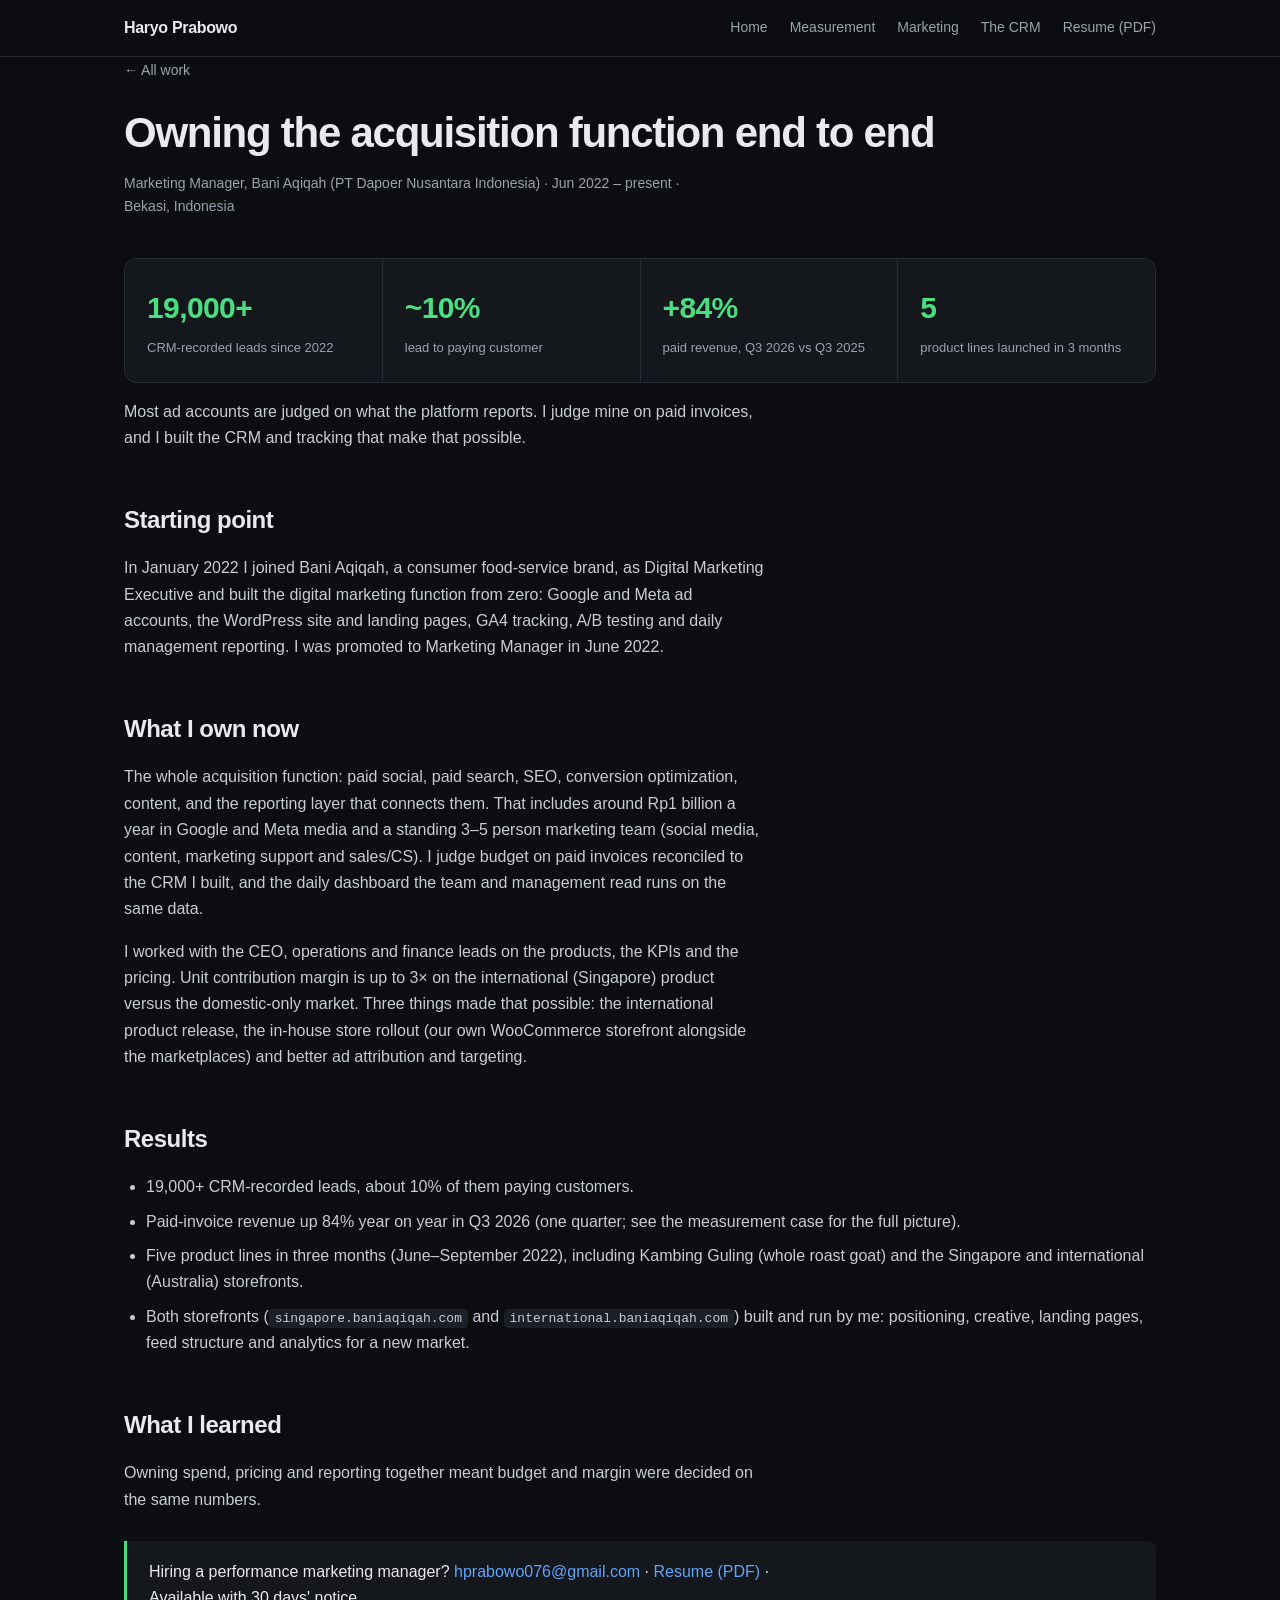
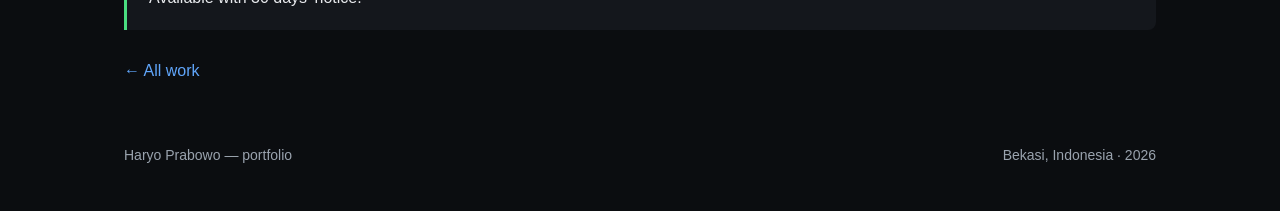
<file: case-marketing.html>
<!DOCTYPE html>
<html lang="en">
<head>
<meta charset="utf-8">
<meta name="viewport" content="width=device-width, initial-scale=1">
<title>Owning the acquisition function end to end — Haryo Prabowo</title>
<meta name="description" content="Around Rp1 billion a year in Google and Meta media, 19,000+ CRM-recorded leads, about 10% to paying customer, paid-invoice revenue up 84% year on year in Q3 2026, and a 3–5 person marketing team.">
<meta property="og:type" content="website">
<meta property="og:site_name" content="Haryo Prabowo">
<meta property="og:title" content="Owning the acquisition function end to end — Haryo Prabowo">
<meta property="og:description" content="Owning the acquisition function end to end: around Rp1 billion a year in media, 19,000+ CRM-recorded leads, about 10% to paying customer, paid-invoice revenue up 84% year on year in Q3 2026.">
<meta property="og:url" content="https://hprabowo076.github.io/case-marketing.html">
<meta property="og:image" content="https://hprabowo076.github.io/og-cover.png?v=20261016">
<meta property="og:image:width" content="1200">
<meta property="og:image:height" content="630">
<meta name="twitter:card" content="summary_large_image">
<meta name="twitter:title" content="Owning the acquisition function end to end — Haryo Prabowo">
<meta name="twitter:description" content="Owning the acquisition function end to end: around Rp1 billion a year in media, 19,000+ CRM-recorded leads, about 10% to paying customer, paid-invoice revenue up 84% year on year in Q3 2026.">
<meta name="twitter:image" content="https://hprabowo076.github.io/og-cover.png?v=20261016">
<link rel="icon" href="favicon.svg">
<link rel="stylesheet" href="style.css">
</head>
<body>

<nav><div class="wrap">
  <a class="brand" href="index.html">Haryo Prabowo</a>
  <div class="links">
    <a href="index.html">Home</a>
    <a href="case-measurement.html">Measurement</a>
    <a href="case-marketing.html">Marketing</a>
    <a href="case-infrastructure.html">The CRM</a>
    <a href="resume.pdf">Resume (PDF)</a>
  </div>
</div></nav>

<article><div class="wrap">
  <a class="back" href="index.html">&larr; All work</a>
  <h1>Owning the acquisition function end to end</h1>
  <p class="meta">
    Marketing Manager, Bani Aqiqah (PT Dapoer Nusantara Indonesia) · Jun 2022 – present · Bekasi, Indonesia
  </p>

  <div class="metrics" style="margin-top:40px">
    <div class="metric"><div class="n">19,000+</div><div class="l">CRM-recorded leads since 2022</div></div>
    <div class="metric"><div class="n">~10%</div><div class="l">lead to paying customer</div></div>
    <div class="metric"><div class="n">+84%</div><div class="l">paid revenue, Q3 2026 vs Q3 2025</div></div>
    <div class="metric"><div class="n">5</div><div class="l">product lines launched in 3 months</div></div>
  </div>

  <p>
    Most ad accounts are judged on what the platform reports. I judge mine on paid invoices, and I built
    the CRM and tracking that make that possible.
  </p>

  <h2>Starting point</h2>
  <p>
    In January 2022 I joined Bani Aqiqah, a consumer food-service brand, as Digital Marketing Executive and
    built the digital marketing function from zero: Google and Meta ad accounts, the WordPress site and
    landing pages, GA4 tracking, A/B testing and daily management reporting. I was promoted to Marketing
    Manager in June 2022.
  </p>

  <h2>What I own now</h2>
  <p>
    The whole acquisition function: paid social, paid search, SEO, conversion optimization, content, and the
    reporting layer that connects them. That includes around Rp1 billion a year in Google and Meta media and a
    standing 3&ndash;5 person marketing team (social media, content, marketing support and sales/CS).
    I judge budget on paid invoices reconciled to the CRM I built, and the daily dashboard the team and
    management read runs on the same data.
  </p>
  <p>
    I worked with the CEO, operations and finance leads on the products, the KPIs and the pricing. Unit contribution margin is up to 3&times; on the international (Singapore) product versus the domestic-only market. Three things made that possible: the international product release, the in-house store rollout (our own WooCommerce storefront alongside the marketplaces) and better ad attribution and targeting.
  </p>

  <h2>Results</h2>
  <ul>
      <li>19,000+ CRM-recorded leads, about 10% of them paying customers.</li>
    <li>Paid-invoice revenue up 84% year on year in Q3 2026 (one quarter; see the measurement case for the full picture).</li>
    <li>Five product lines in three months (June&ndash;September 2022), including Kambing Guling (whole roast goat) and the Singapore and international (Australia) storefronts.</li>
    <li>Both storefronts (<code>singapore.baniaqiqah.com</code> and
      <code>international.baniaqiqah.com</code>) built and run by me: positioning, creative, landing pages,
      feed structure and analytics for a new market.</li>
  </ul>

  <h2>What I learned</h2>
  <p>
    Owning spend, pricing and reporting together meant budget and margin were decided on the same numbers.
  </p>

  <div class="callout">
    <p>
      Hiring a performance marketing manager?
      <a href="mailto:hprabowo076@gmail.com">hprabowo076@gmail.com</a> &middot;
      <a href="resume.pdf">Resume (PDF)</a> &middot; Available with 30 days' notice.
    </p>
  </div>
  <p><a href="index.html">&larr; All work</a></p>
</div></article>

<footer><div class="wrap">
  <span>Haryo Prabowo — portfolio</span>
  <span>Bekasi, Indonesia · 2026</span>
</div></footer>

</body>
</html>
</file>
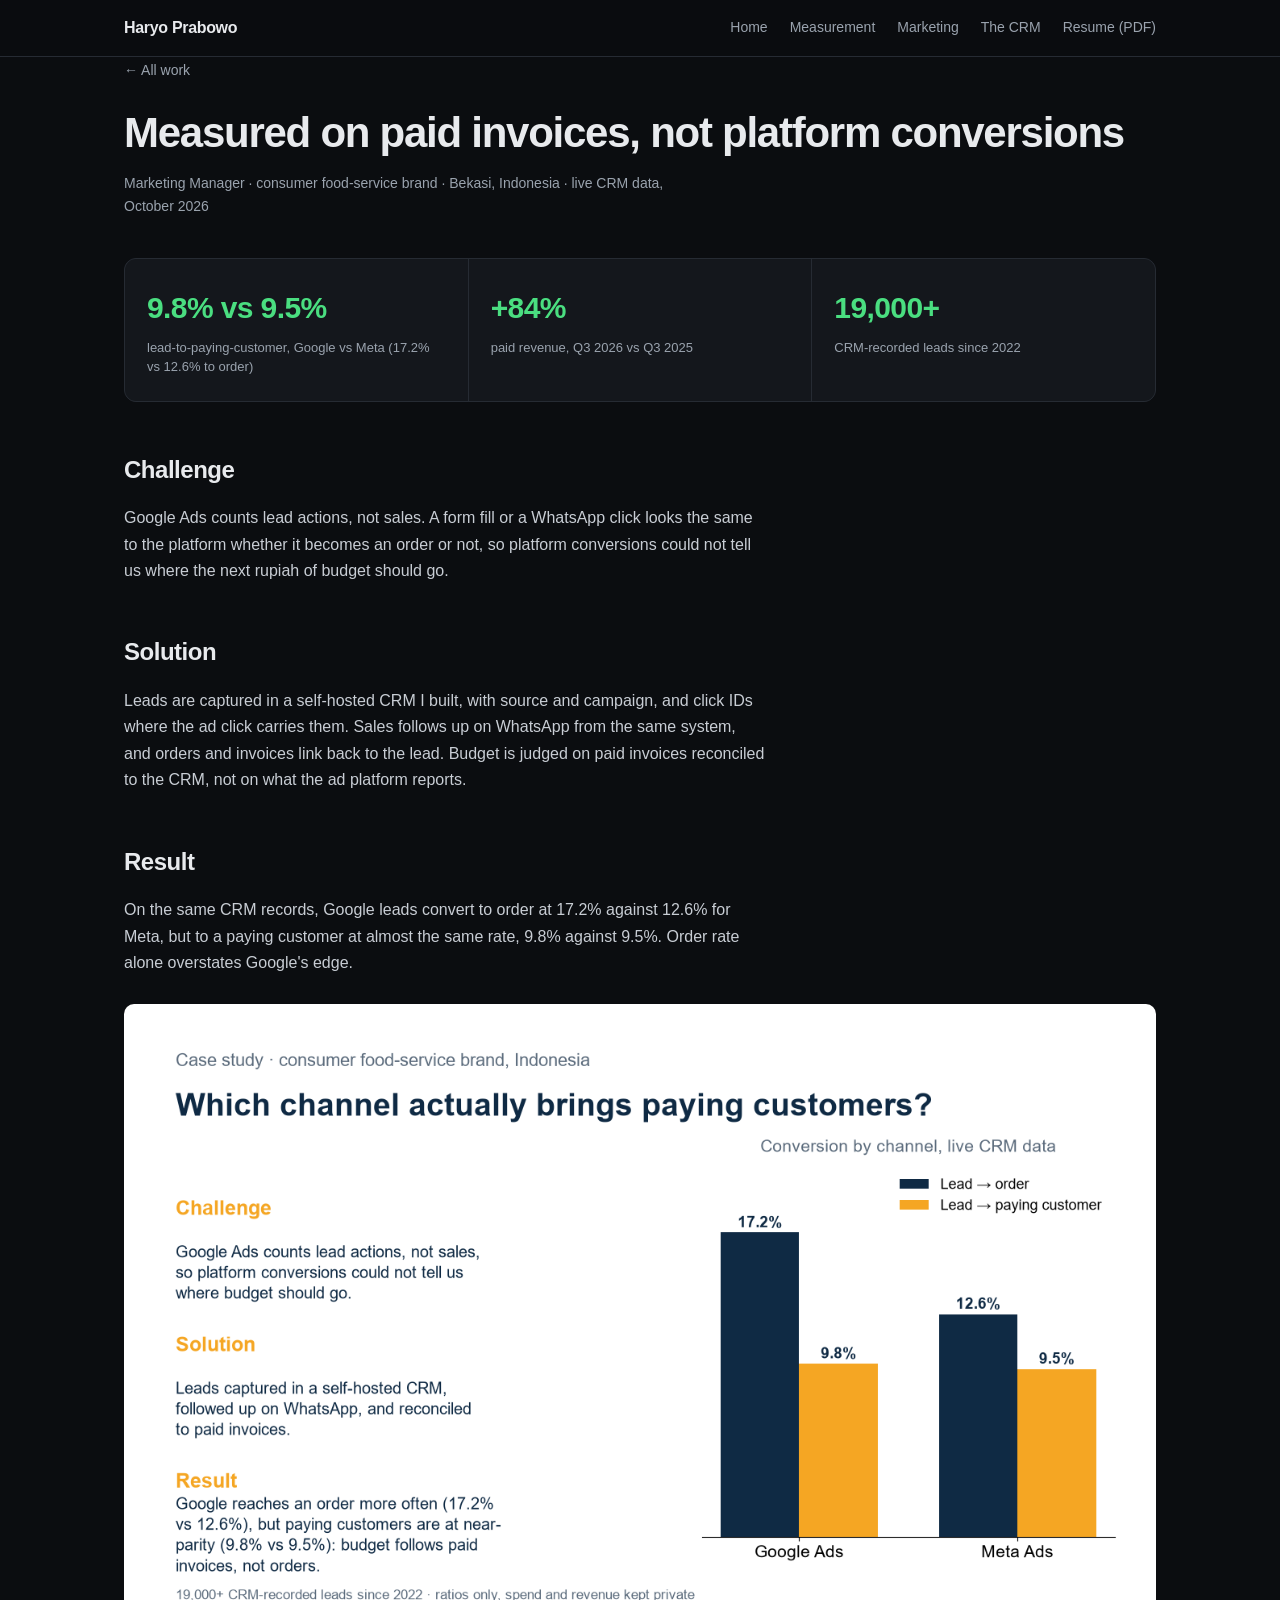
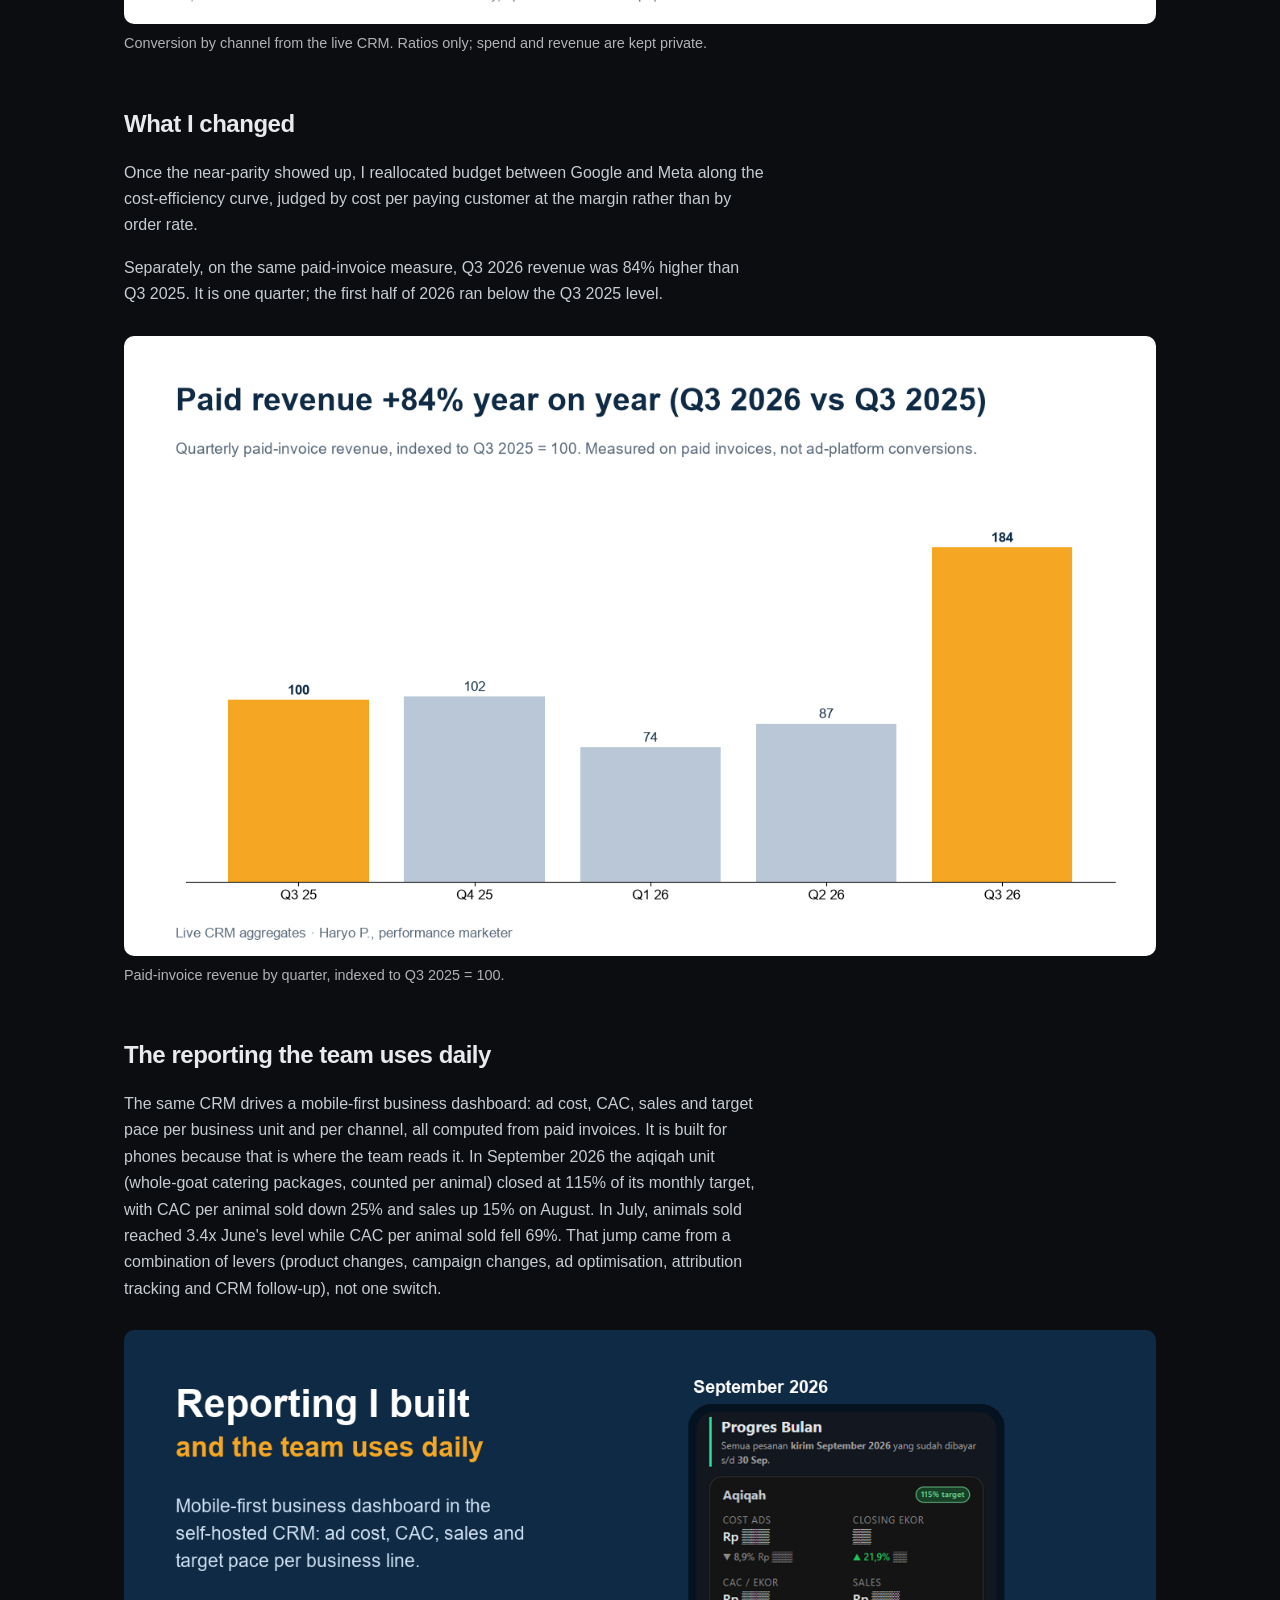
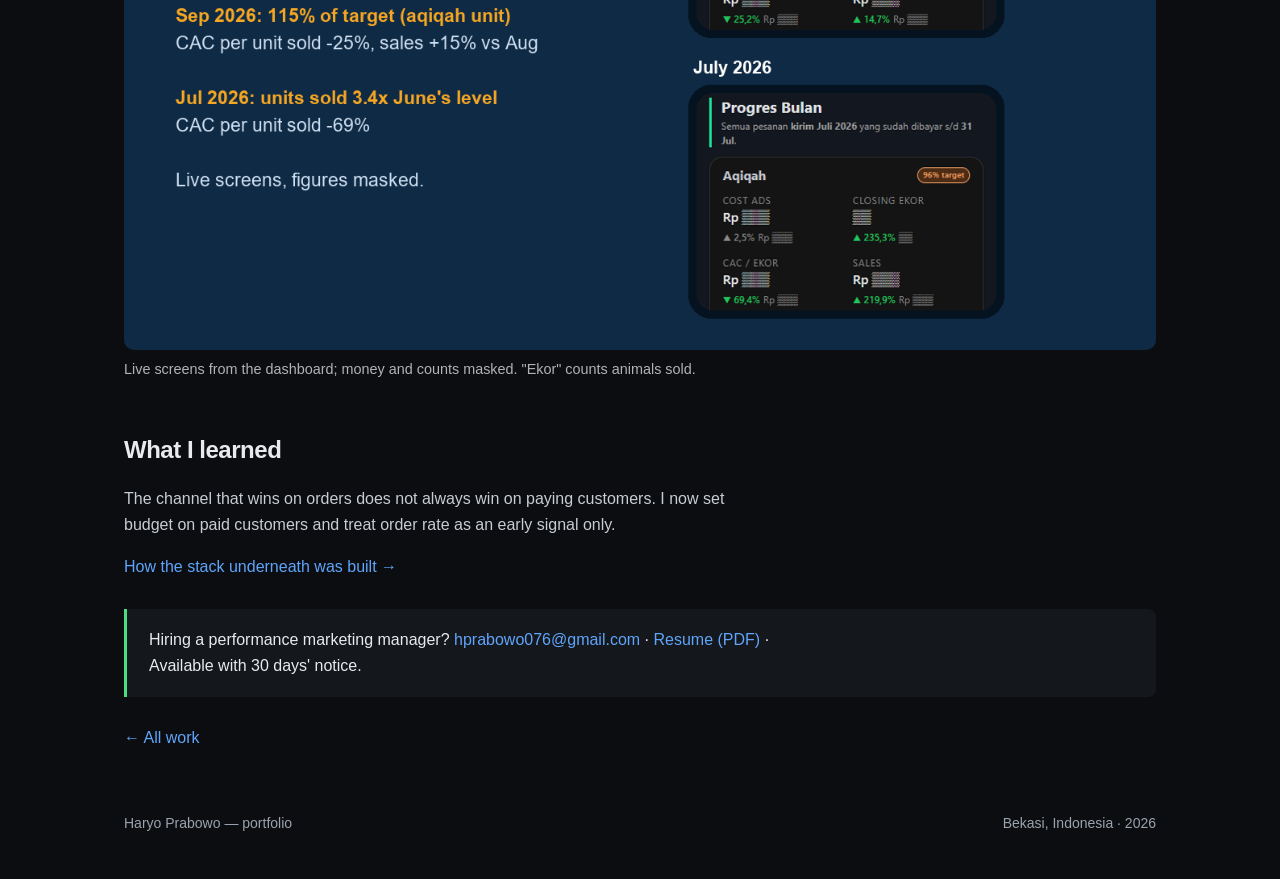
<file: case-measurement.html>
<!DOCTYPE html>
<html lang="en">
<head>
<meta charset="utf-8">
<meta name="viewport" content="width=device-width, initial-scale=1">
<title>Measured on paid invoices — Haryo Prabowo</title>
<meta name="description" content="Reconciling Google and Meta leads to paid invoices: the two reach a paying customer at near-parity (9.8% vs 9.5%), even though Google leads reach an order more often (17.2% vs 12.6%). Paid-invoice revenue was up 84% year on year in Q3 2026.">
<meta property="og:type" content="website">
<meta property="og:site_name" content="Haryo Prabowo">
<meta property="og:title" content="Measured on paid invoices — Haryo Prabowo">
<meta property="og:description" content="Which channel brings paying customers? Google and Meta reach a paying customer at near-parity (9.8% vs 9.5%), measured in a CRM reconciled to paid invoices. Paid-invoice revenue up 84% year on year in Q3 2026.">
<meta property="og:url" content="https://hprabowo076.github.io/case-measurement.html">
<meta property="og:image" content="https://hprabowo076.github.io/img/channel-conversion.png">
<meta property="og:image:width" content="1280">
<meta property="og:image:height" content="769">
<meta name="twitter:card" content="summary_large_image">
<meta name="twitter:title" content="Measured on paid invoices — Haryo Prabowo">
<meta name="twitter:description" content="Which channel brings paying customers? Google and Meta reach a paying customer at near-parity (9.8% vs 9.5%), measured in a CRM reconciled to paid invoices. Paid-invoice revenue up 84% year on year in Q3 2026.">
<meta name="twitter:image" content="https://hprabowo076.github.io/img/channel-conversion.png">
<link rel="icon" href="favicon.svg">
<link rel="stylesheet" href="style.css">
<style>
  figure { margin: 28px 0; }
  figure img { width: 100%; height: auto; border-radius: 10px; display: block; }
  figcaption { font-size: 0.9em; opacity: 0.75; margin-top: 8px; }
</style>
</head>
<body>

<nav><div class="wrap">
  <a class="brand" href="index.html">Haryo Prabowo</a>
  <div class="links">
    <a href="index.html">Home</a>
    <a href="case-measurement.html">Measurement</a>
    <a href="case-marketing.html">Marketing</a>
    <a href="case-infrastructure.html">The CRM</a>
    <a href="resume.pdf">Resume (PDF)</a>
  </div>
</div></nav>

<article><div class="wrap">
  <a class="back" href="index.html">&larr; All work</a>
  <h1>Measured on paid invoices, not platform conversions</h1>
  <p class="meta">
    Marketing Manager · consumer food-service brand · Bekasi, Indonesia · live CRM data, October 2026
  </p>

  <div class="metrics" style="margin-top:40px">
    <div class="metric"><div class="n">9.8% vs 9.5%</div><div class="l">lead-to-paying-customer, Google vs Meta (17.2% vs 12.6% to order)</div></div>
    <div class="metric"><div class="n">+84%</div><div class="l">paid revenue, Q3 2026 vs Q3 2025</div></div>
    <div class="metric"><div class="n">19,000+</div><div class="l">CRM-recorded leads since 2022</div></div>
  </div>

  <h2>Challenge</h2>
  <p>
    Google Ads counts lead actions, not sales. A form fill or a WhatsApp click looks the same to the
    platform whether it becomes an order or not, so platform conversions could not tell us where the
    next rupiah of budget should go.
  </p>

  <h2>Solution</h2>
  <p>
    Leads are captured in a self-hosted CRM I built, with source and campaign, and click IDs where the ad click carries them. Sales
    follows up on WhatsApp from the same system, and orders and invoices link back to the lead. Budget is
    judged on paid invoices reconciled to the CRM, not on what the ad platform reports.
  </p>

  <h2>Result</h2>
  <p>
    On the same CRM records, Google leads convert to order at 17.2% against 12.6% for Meta, but to a
    paying customer at almost the same rate, 9.8% against 9.5%. Order rate alone overstates Google's edge.
  </p>
  <figure>
    <img src="img/channel-conversion.png" alt="Bar chart: Google Ads 17.2% lead to order and 9.8% to paying customer; Meta Ads 12.6% and 9.5%.">
    <figcaption>Conversion by channel from the live CRM. Ratios only; spend and revenue are kept private.</figcaption>
  </figure>

  <h2>What I changed</h2>
  <p>
    Once the near-parity showed up, I reallocated budget between Google and Meta along the cost-efficiency
    curve, judged by cost per paying customer at the margin rather than by order rate.
  </p>
  <p>
    Separately, on the same paid-invoice measure, Q3 2026 revenue was 84% higher than Q3 2025.
    It is one quarter; the first half of 2026 ran below the Q3 2025 level.
  </p>
  <figure>
    <img src="img/paid-revenue-index.png" alt="Bar chart of paid revenue indexed to Q3 2025 = 100: Q4 2025 102, Q1 2026 74, Q2 2026 87, Q3 2026 184.">
    <figcaption>Paid-invoice revenue by quarter, indexed to Q3 2025 = 100.</figcaption>
  </figure>

  <h2>The reporting the team uses daily</h2>
  <p>
    The same CRM drives a mobile-first business dashboard: ad cost, CAC, sales and target pace per
    business unit and per channel, all computed from paid invoices. It is built for phones because that
    is where the team reads it. In September 2026 the aqiqah unit (whole-goat catering packages, counted per animal) closed at 115% of its monthly target,
    with CAC per animal sold down 25% and sales up 15% on August. In July, animals sold reached 3.4x June's level
    while CAC per animal sold fell 69%. That jump came from a combination of levers (product changes, campaign changes, ad
    optimisation, attribution tracking and CRM follow-up), not one switch.
  </p>
  <figure>
    <img src="img/reporting-dashboard.png" alt="Phone screenshots of the business-performance dashboard for September and July 2026, money figures and counts masked.">
    <figcaption>Live screens from the dashboard; money and counts masked. "Ekor" counts animals sold.</figcaption>
  </figure>

  <h2>What I learned</h2>
  <p>The channel that wins on orders does not always win on paying customers. I now set budget on paid customers and treat order rate as an early signal only.</p>

  <p><a href="case-infrastructure.html">How the stack underneath was built &rarr;</a></p>
  <div class="callout">
    <p>
      Hiring a performance marketing manager?
      <a href="mailto:hprabowo076@gmail.com">hprabowo076@gmail.com</a> &middot;
      <a href="resume.pdf">Resume (PDF)</a> &middot; Available with 30 days' notice.
    </p>
  </div>
  <p><a href="index.html">&larr; All work</a></p>
</div></article>

<footer><div class="wrap">
  <span>Haryo Prabowo — portfolio</span>
  <span>Bekasi, Indonesia · 2026</span>
</div></footer>

</body>
</html>
</file>
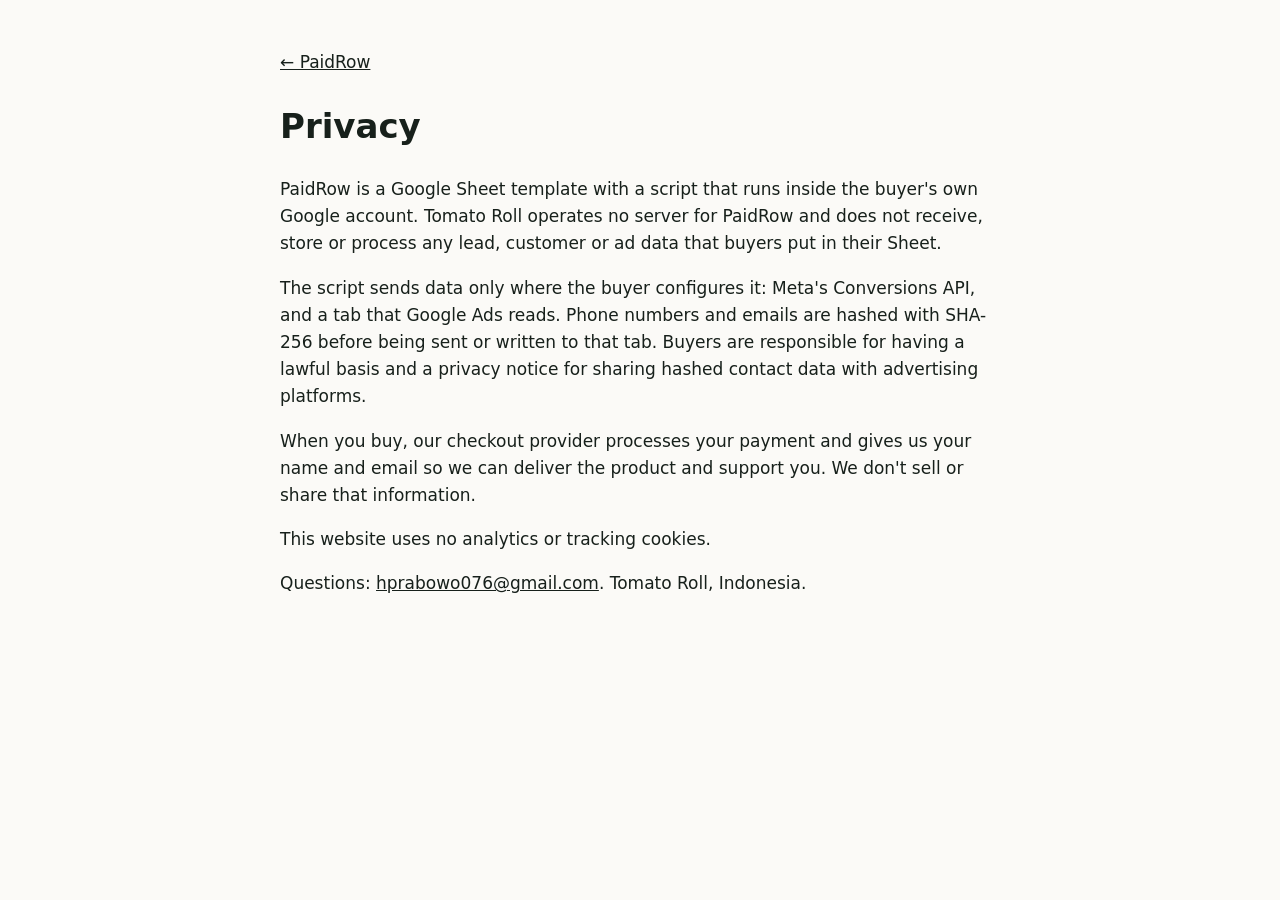
<file: paidrow/privacy.html>
<!doctype html><html lang="en"><head><meta charset="utf-8"><meta name="viewport" content="width=device-width, initial-scale=1"><title>PaidRow privacy</title>
<style>:root{--bg:#fbfaf7;--ink:#17201b}@media (prefers-color-scheme:dark){:root:not([data-theme="light"]){--bg:#111513;--ink:#e9eeeb}}body{margin:0;background:var(--bg);color:var(--ink);font:17px/1.6 system-ui,sans-serif}main{max-width:720px;margin:0 auto;padding:32px 16px}a{color:inherit}</style></head>
<body><main><p><a href="index.html">← PaidRow</a></p><h1>Privacy</h1>
<p>PaidRow is a Google Sheet template with a script that runs inside the buyer's own Google account. Tomato Roll operates no server for PaidRow and does not receive, store or process any lead, customer or ad data that buyers put in their Sheet.</p>
<p>The script sends data only where the buyer configures it: Meta's Conversions API, and a tab that Google Ads reads. Phone numbers and emails are hashed with SHA-256 before being sent or written to that tab. Buyers are responsible for having a lawful basis and a privacy notice for sharing hashed contact data with advertising platforms.</p>
<p>When you buy, our checkout provider processes your payment and gives us your name and email so we can deliver the product and support you. We don't sell or share that information.</p>
<p>This website uses no analytics or tracking cookies.</p>
<p>Questions: <a href="mailto:hprabowo076@gmail.com">hprabowo076@gmail.com</a>. Tomato Roll, Indonesia.</p></main></body></html>
</file>
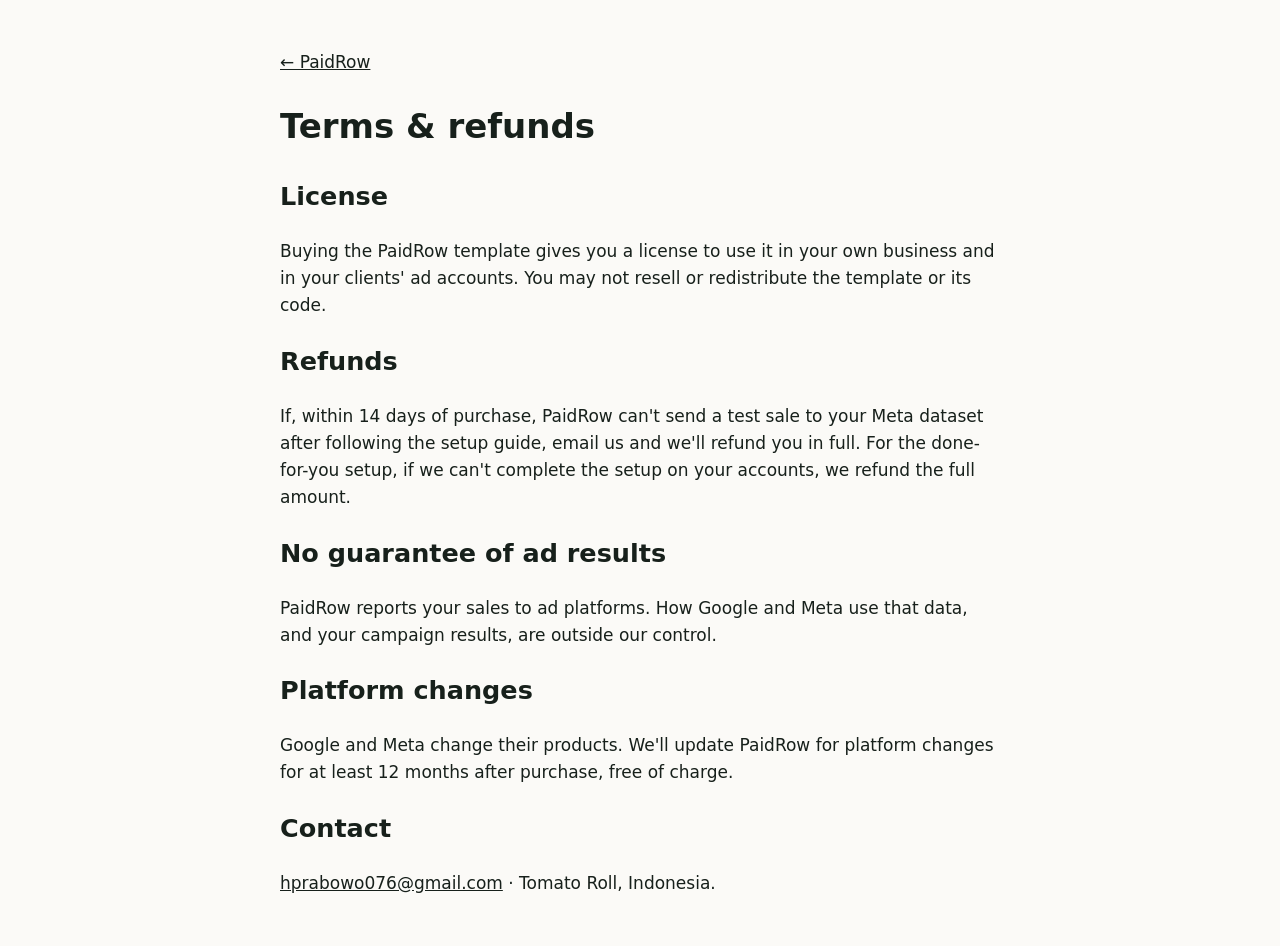
<file: paidrow/terms.html>
<!doctype html><html lang="en"><head><meta charset="utf-8"><meta name="viewport" content="width=device-width, initial-scale=1"><title>PaidRow terms</title>
<style>:root{--bg:#fbfaf7;--ink:#17201b}@media (prefers-color-scheme:dark){:root:not([data-theme="light"]){--bg:#111513;--ink:#e9eeeb}}body{margin:0;background:var(--bg);color:var(--ink);font:17px/1.6 system-ui,sans-serif}main{max-width:720px;margin:0 auto;padding:32px 16px}a{color:inherit}</style></head>
<body><main><p><a href="index.html">← PaidRow</a></p><h1>Terms & refunds</h1>
<h2>License</h2><p>Buying the PaidRow template gives you a license to use it in your own business and in your clients' ad accounts. You may not resell or redistribute the template or its code.</p>
<h2>Refunds</h2><p>If, within 14 days of purchase, PaidRow can't send a test sale to your Meta dataset after following the setup guide, email us and we'll refund you in full. For the done-for-you setup, if we can't complete the setup on your accounts, we refund the full amount.</p>
<h2>No guarantee of ad results</h2><p>PaidRow reports your sales to ad platforms. How Google and Meta use that data, and your campaign results, are outside our control.</p>
<h2>Platform changes</h2><p>Google and Meta change their products. We'll update PaidRow for platform changes for at least 12 months after purchase, free of charge.</p>
<h2>Contact</h2><p><a href="mailto:hprabowo076@gmail.com">hprabowo076@gmail.com</a> · Tomato Roll, Indonesia.</p></main></body></html>
</file>
<file: style.css>
:root {
  --bg: #0b0d10;
  --surface: #14171c;
  --surface-2: #1b1f26;
  --line: #262b33;
  --text: #e8eaed;
  --muted: #9aa3ae;
  --accent: #4ade80;
  --accent-2: #60a5fa;
  --warn: #fbbf24;
  --max: 1080px;
}

* { box-sizing: border-box; margin: 0; padding: 0; }

html { scroll-behavior: smooth; }

body {
  background: var(--bg);
  color: var(--text);
  font: 16px/1.65 -apple-system, BlinkMacSystemFont, "Segoe UI", Inter, Roboto, sans-serif;
  -webkit-font-smoothing: antialiased;
}

a { color: var(--accent-2); text-decoration: none; }
a:hover { text-decoration: underline; }

.wrap { max-width: var(--max); margin: 0 auto; padding: 0 24px; }
.mono { font-family: ui-monospace, SFMono-Regular, "SF Mono", Menlo, Consolas, monospace; }

/* ---- nav ---- */
nav {
  position: sticky; top: 0; z-index: 10;
  background: rgba(11, 13, 16, 0.85);
  backdrop-filter: blur(12px);
  border-bottom: 1px solid var(--line);
}
nav .wrap { display: flex; align-items: center; justify-content: space-between; height: 56px; }
nav .brand { font-weight: 700; letter-spacing: -0.02em; color: var(--text); }
nav .links { display: flex; gap: 22px; font-size: 14px; }
nav .links a { color: var(--muted); }
nav .links a:hover { color: var(--text); text-decoration: none; }

/* ---- hero ---- */
header.hero { padding: 92px 0 72px; border-bottom: 1px solid var(--line); }
.eyebrow {
  font-size: 13px; letter-spacing: 0.14em; text-transform: uppercase;
  color: var(--accent); margin-bottom: 18px; font-weight: 600;
}
h1 { font-size: clamp(32px, 5.5vw, 54px); line-height: 1.1; letter-spacing: -0.03em; font-weight: 800; }
h1 em { font-style: normal; color: var(--accent); }
.sub { margin-top: 22px; font-size: 19px; color: var(--muted); max-width: 640px; }
.cta { margin-top: 34px; display: flex; gap: 12px; flex-wrap: wrap; }
.btn {
  display: inline-block; padding: 11px 22px; border-radius: 8px;
  font-size: 15px; font-weight: 600; border: 1px solid var(--line);
  background: var(--surface); color: var(--text);
}
.btn:hover { border-color: var(--accent); text-decoration: none; }
.btn.primary { background: var(--accent); color: #06240f; border-color: var(--accent); }

/* ---- metrics ---- */
.metrics { display: grid; grid-template-columns: repeat(auto-fit, minmax(190px, 1fr)); gap: 1px; background: var(--line); border: 1px solid var(--line); border-radius: 12px; overflow: hidden; margin-top: 56px; }
.metric { background: var(--surface); padding: 24px 22px; }
.metric .n { font-size: 30px; font-weight: 800; letter-spacing: -0.02em; color: var(--accent); }
.metric .l { font-size: 13px; color: var(--muted); margin-top: 6px; line-height: 1.45; }

/* ---- sections ---- */
section { padding: 76px 0; border-bottom: 1px solid var(--line); }
h2 { font-size: 28px; letter-spacing: -0.02em; font-weight: 700; margin-bottom: 12px; }
.section-lede { color: var(--muted); max-width: 640px; margin-bottom: 40px; font-size: 17px; }

/* ---- case cards ---- */
.cards { display: grid; grid-template-columns: repeat(auto-fit, minmax(320px, 1fr)); gap: 20px; }
.card {
  background: var(--surface); border: 1px solid var(--line); border-radius: 12px;
  padding: 26px; display: flex; flex-direction: column; transition: border-color .15s;
}
.card:hover { border-color: var(--accent); }
.card .tag { font-size: 12px; color: var(--accent); letter-spacing: .08em; text-transform: uppercase; font-weight: 600; }
.card h3 { font-size: 20px; margin: 10px 0 8px; letter-spacing: -0.01em; }
.card p { color: var(--muted); font-size: 15px; }
.card .stats { margin-top: 18px; padding-top: 18px; border-top: 1px solid var(--line); display: flex; gap: 22px; font-size: 13px; color: var(--muted); }
.card .stats b { display: block; color: var(--text); font-size: 18px; }
.card .more { margin-top: auto; padding-top: 18px; font-size: 14px; color: var(--accent-2); }

/* ---- article (case study pages) ---- */
article h1 { font-size: clamp(28px, 4.5vw, 42px); margin-bottom: 8px; }
article .meta { color: var(--muted); font-size: 14px; margin-bottom: 40px; }
article h2 { margin-top: 48px; font-size: 24px; }
article h3 { margin-top: 32px; font-size: 18px; color: var(--text); }
article p { margin: 16px 0; color: #c8cdd4; max-width: 72ch; }
article ul { margin: 16px 0 16px 22px; color: #c8cdd4; }
article li { margin-bottom: 8px; }
article .callout {
  border-left: 3px solid var(--accent); background: var(--surface);
  padding: 18px 22px; border-radius: 0 8px 8px 0; margin: 28px 0;
}
article .callout p { margin: 0; color: var(--text); }
.back { display: inline-block; margin-bottom: 28px; font-size: 14px; color: var(--muted); }

table { width: 100%; border-collapse: collapse; margin: 24px 0; font-size: 14px; }
th, td { text-align: left; padding: 11px 14px; border-bottom: 1px solid var(--line); }
th { color: var(--muted); font-weight: 600; font-size: 13px; }
td { color: #c8cdd4; }

pre {
  background: var(--surface); border: 1px solid var(--line); border-radius: 8px;
  padding: 18px; overflow-x: auto; font-size: 13px; line-height: 1.6; color: #c8cdd4;
  margin: 20px 0;
}
code { font-family: ui-monospace, SFMono-Regular, Menlo, Consolas, monospace; }
p code, li code, td code { background: var(--surface-2); padding: 2px 6px; border-radius: 4px; font-size: 13px; }

footer { padding: 44px 0; color: var(--muted); font-size: 14px; }
footer .wrap { display: flex; justify-content: space-between; flex-wrap: wrap; gap: 12px; }

img { max-width: 100%; height: auto; }
table { display: block; overflow-x: auto; }
.cards.two { grid-template-columns: repeat(2, 1fr); }

@media (max-width: 640px) {
  .cards.two { grid-template-columns: 1fr; }
}

@media (max-width: 600px) {
  nav .wrap { flex-wrap: wrap; height: auto; padding-top: 8px; padding-bottom: 8px; row-gap: 4px; }
  nav .brand { white-space: nowrap; font-size: 15px; }
  nav .links { flex-wrap: wrap; gap: 4px 12px; font-size: 12.5px; }
}

@media (max-width: 640px) {
  nav .links { gap: 14px; font-size: 13px; }
  header.hero { padding: 60px 0 48px; }
  section { padding: 56px 0; }
}
</file>
